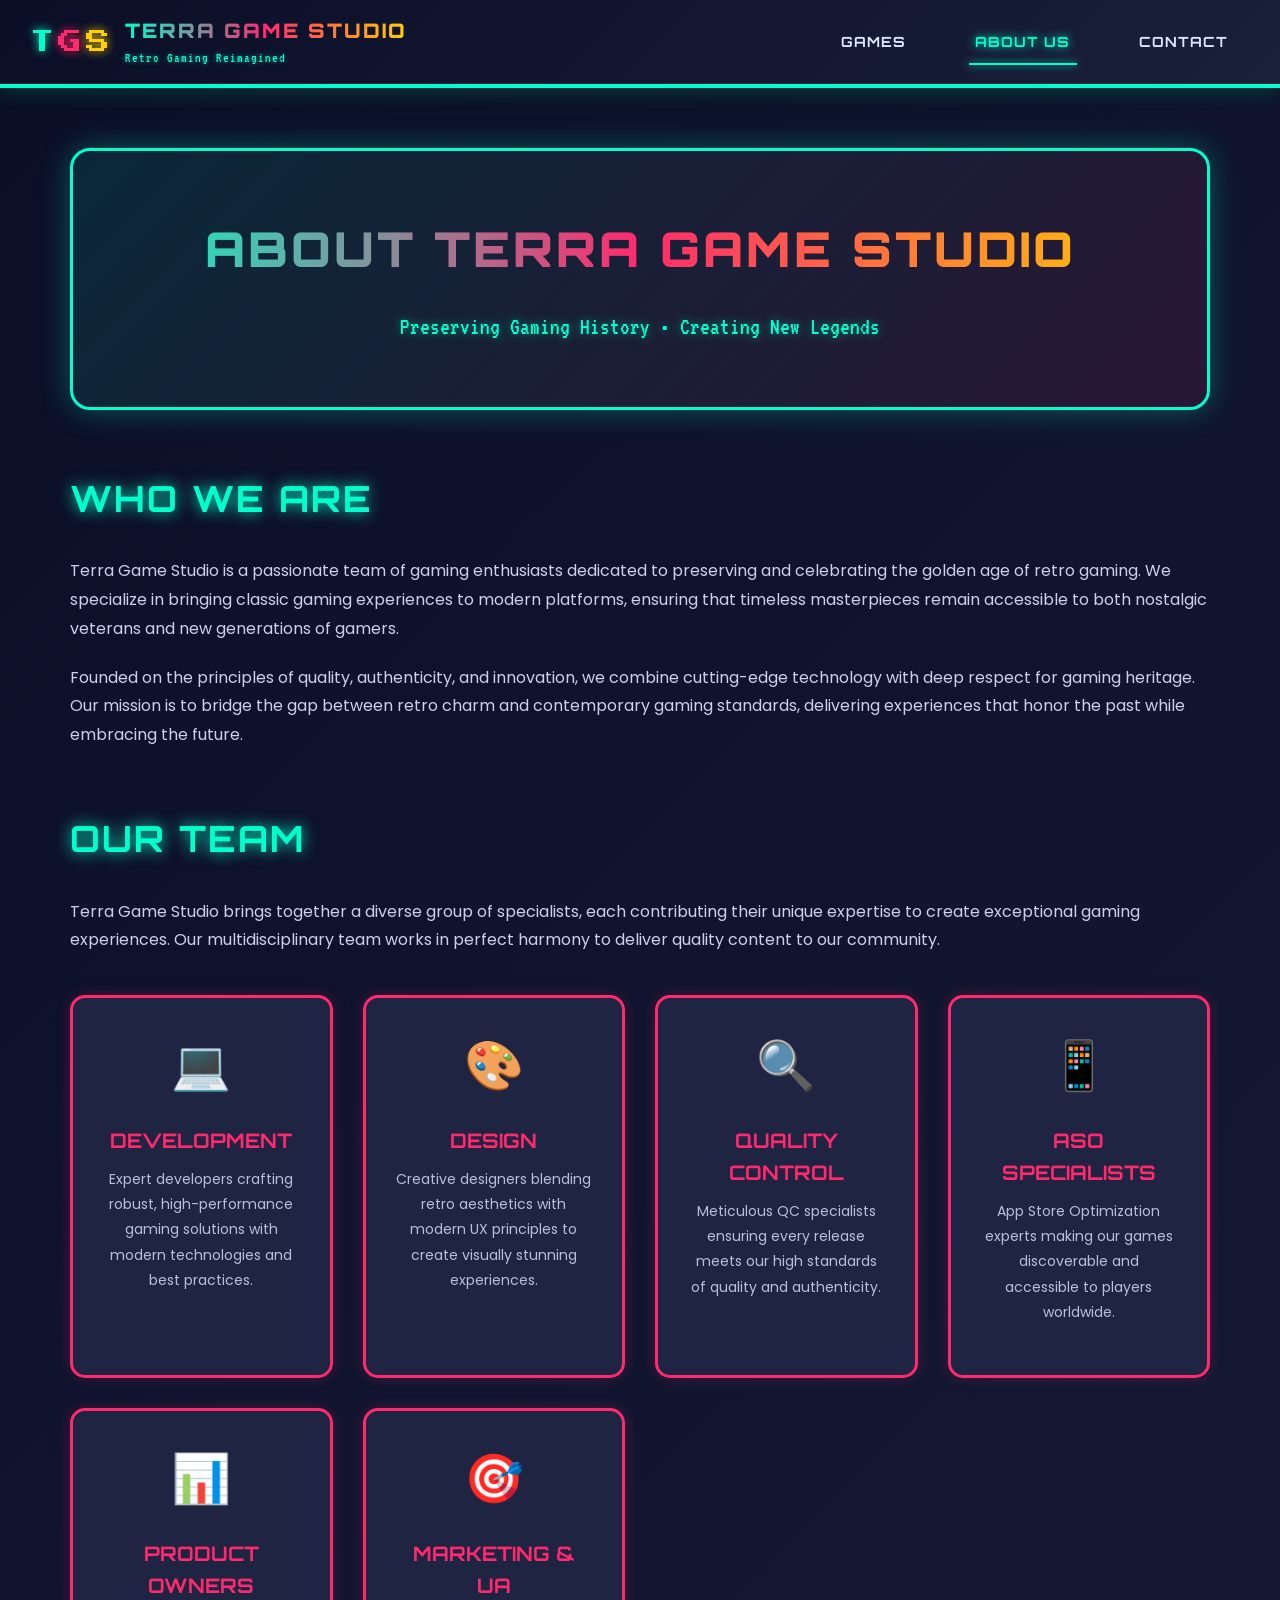
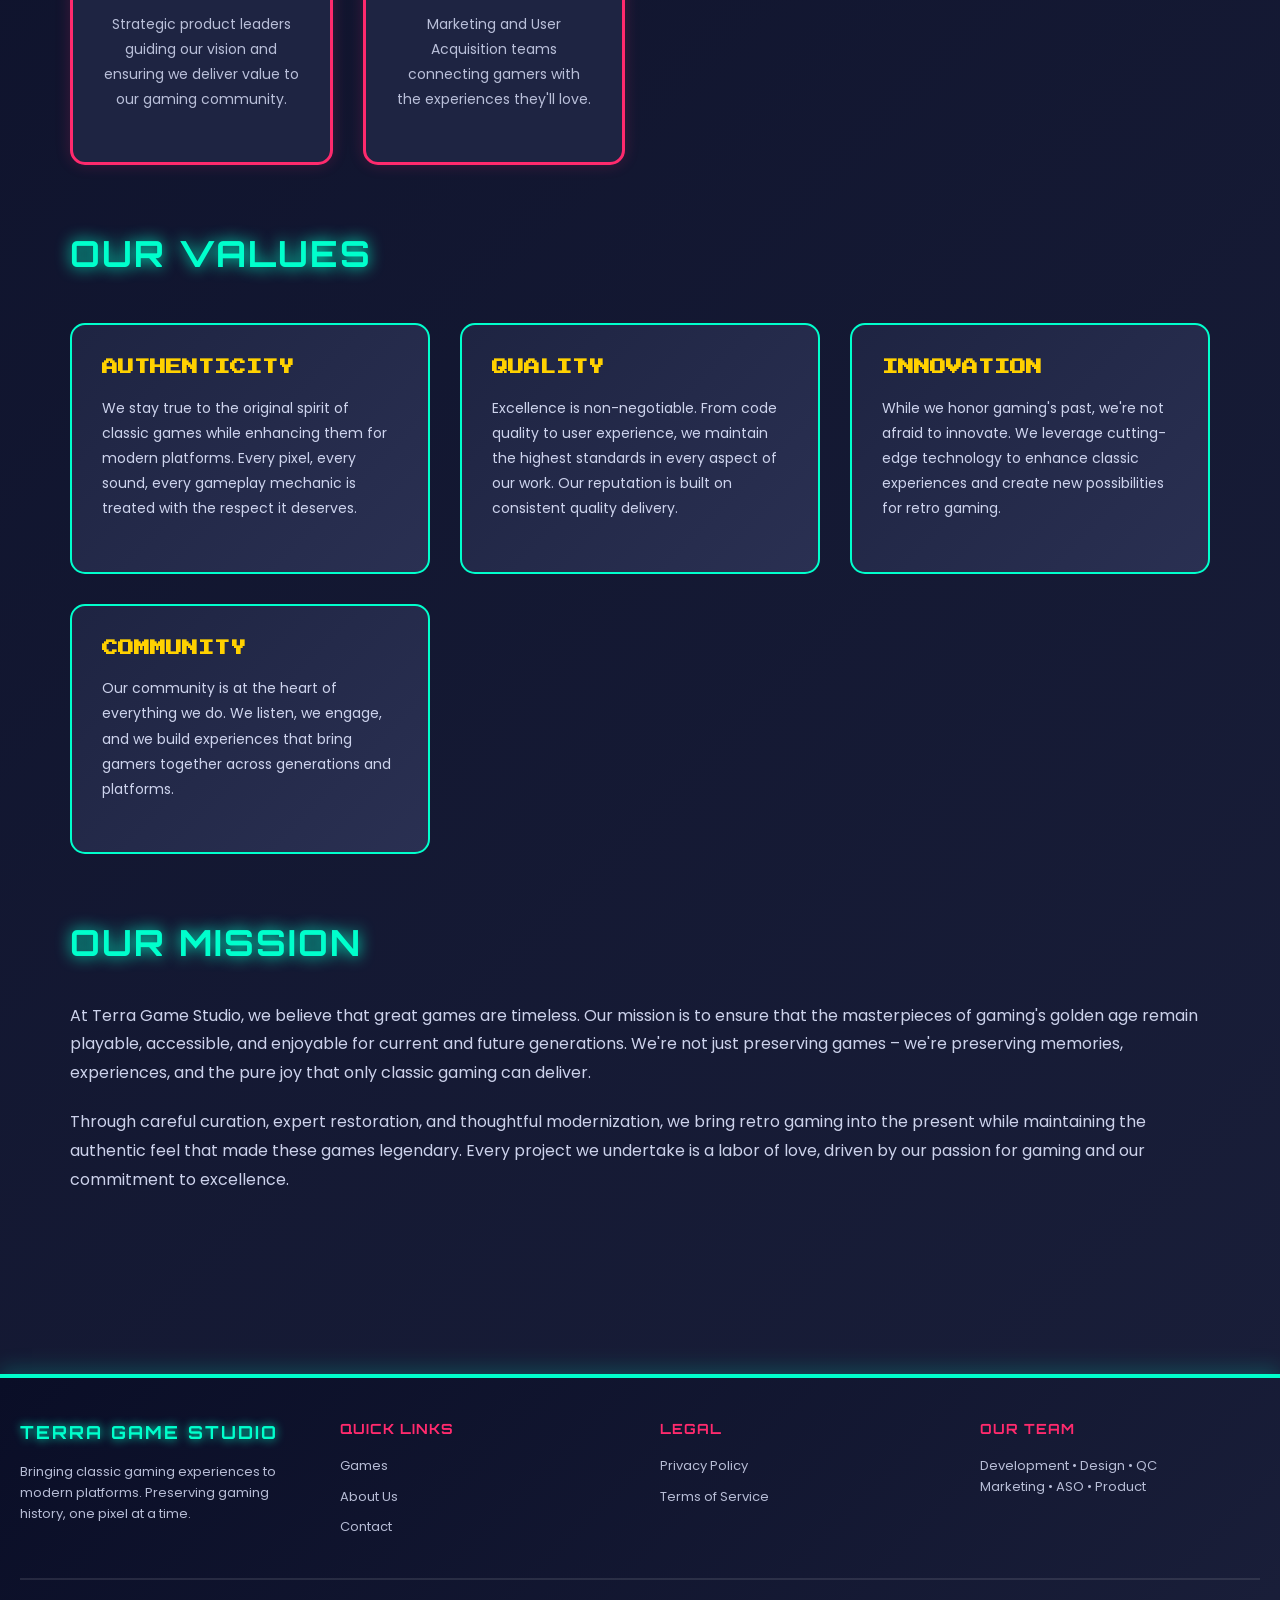
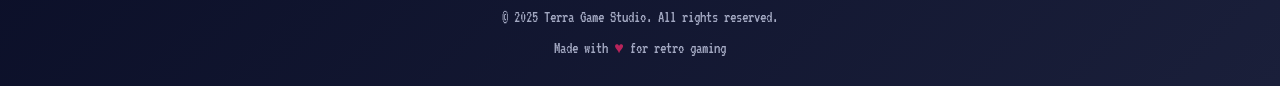
<file: about.html>
<!DOCTYPE html>
<html lang="en">
<head>
    <meta charset="UTF-8">
    <meta name="viewport" content="width=device-width, initial-scale=1.0">
    <meta http-equiv="Cache-Control" content="no-cache, no-store, must-revalidate">
    <meta http-equiv="Pragma" content="no-cache">
    <meta http-equiv="Expires" content="0">
    <title>About Us - Terra Game Studio</title>
    <link href="https://fonts.googleapis.com/css2?family=Roboto:wght@400;700&display=swap" rel="stylesheet">
    <link href="https://fonts.googleapis.com/css2?family=Lora:wght@400;700&family=Poppins:wght@400;600&display=swap" rel="stylesheet">
    <link href="https://fonts.googleapis.com/css2?family=Press+Start+2P&display=swap" rel="stylesheet">
    <link href="https://fonts.googleapis.com/css2?family=VT323&family=Orbitron:wght@400;700;900&display=swap" rel="stylesheet">
    <style>
        :root {
            /* Terra Game Studio Brand Colors - Retro Gaming Palette */
            --color-bg: #0a0e27;
            --color-bg-secondary: #1a1f3a;
            --color-text: #e0e6ff;
            --color-accent: #00ffcc;
            --color-accent2: #ff2a6d;
            --color-accent3: #ffd100;
            --color-card: #1e2442;
            --color-card-hover: #2a3052;
            --color-btn: #00ffcc;
            --color-btn-hover: #ff2a6d;
            --color-btn-text: #0a0e27;
            --color-btn-text-hover: #fff;
            --color-btn-glow: #00ffcc;
            --color-neon-green: #39ff14;
            --color-neon-pink: #ff10f0;
            --color-neon-blue: #1b03a3;
        }

        * {
            margin: 0;
            padding: 0;
            box-sizing: border-box;
        }

        body {
            font-family: 'Poppins', sans-serif;
            background: linear-gradient(135deg, #0a0e27 0%, #1a1f3a 100%);
            color: var(--color-text);
            min-height: 100vh;
            line-height: 1.6;
        }

        /* Header Styles */
        .main-header {
            background: linear-gradient(135deg, #0a0e27 0%, #1a1f3a 100%);
            border-bottom: 4px solid var(--color-accent);
            box-shadow: 0 0 20px rgba(0, 255, 204, 0.3), 0 4px 12px rgba(0, 0, 0, 0.5);
            position: sticky;
            top: 0;
            z-index: 2000;
            backdrop-filter: blur(10px);
        }

        .header-container {
            max-width: 1400px;
            margin: 0 auto;
            padding: 15px 30px;
            display: flex;
            align-items: center;
            justify-content: space-between;
            gap: 30px;
        }

        .logo-section {
            display: flex;
            align-items: center;
            gap: 15px;
        }

        .logo-pixel {
            display: flex;
            gap: 4px;
            font-family: 'Press Start 2P', monospace;
            font-size: 24px;
        }

        .logo-pixel .pixel-t {
            color: var(--color-accent);
            text-shadow: 0 0 10px var(--color-accent), 2px 2px 0 rgba(0, 0, 0, 0.8);
            animation: glow-pulse 2s ease-in-out infinite;
        }

        .logo-pixel .pixel-g {
            color: var(--color-accent2);
            text-shadow: 0 0 10px var(--color-accent2), 2px 2px 0 rgba(0, 0, 0, 0.8);
            animation: glow-pulse 2s ease-in-out infinite 0.3s;
        }

        .logo-pixel .pixel-s {
            color: var(--color-accent3);
            text-shadow: 0 0 10px var(--color-accent3), 2px 2px 0 rgba(0, 0, 0, 0.8);
            animation: glow-pulse 2s ease-in-out infinite 0.6s;
        }

        @keyframes glow-pulse {
            0%, 100% { opacity: 1; transform: scale(1); }
            50% { opacity: 0.8; transform: scale(1.05); }
        }

        .logo-text h1 {
            font-family: 'Orbitron', 'Press Start 2P', monospace;
            font-size: 20px;
            font-weight: 900;
            margin: 0;
            background: linear-gradient(90deg, var(--color-accent), var(--color-accent2), var(--color-accent3));
            -webkit-background-clip: text;
            -webkit-text-fill-color: transparent;
            background-clip: text;
            letter-spacing: 2px;
            text-transform: uppercase;
        }

        .logo-text .tagline {
            font-family: 'VT323', monospace;
            font-size: 14px;
            color: var(--color-accent);
            margin: 0;
            letter-spacing: 1px;
            text-shadow: 0 0 5px rgba(0, 255, 204, 0.5);
        }

        .main-nav {
            display: flex;
            gap: 25px;
            align-items: center;
        }

        .nav-link {
            font-family: 'Orbitron', sans-serif;
            font-size: 14px;
            font-weight: 700;
            color: var(--color-text);
            text-decoration: none;
            padding: 10px 20px;
            border: 2px solid transparent;
            border-radius: 8px;
            transition: all 0.3s ease;
            position: relative;
            text-transform: uppercase;
            letter-spacing: 1px;
        }

        .nav-link::before {
            content: '';
            position: absolute;
            bottom: -2px;
            left: 50%;
            width: 0;
            height: 2px;
            background: var(--color-accent);
            transform: translateX(-50%);
            transition: width 0.3s ease;
            box-shadow: 0 0 8px var(--color-accent);
        }

        .nav-link:hover,
        .nav-link.active {
            color: var(--color-accent);
            text-shadow: 0 0 10px var(--color-accent);
        }

        .nav-link:hover::before,
        .nav-link.active::before {
            width: 80%;
        }

        .mobile-menu-btn {
            display: none;
            flex-direction: column;
            gap: 5px;
            background: transparent;
            border: none;
            cursor: pointer;
            padding: 10px;
        }

        .mobile-menu-btn span {
            width: 30px;
            height: 3px;
            background: var(--color-accent);
            border-radius: 2px;
            transition: all 0.3s ease;
            box-shadow: 0 0 5px var(--color-accent);
        }

        .mobile-nav {
            display: none;
            background: linear-gradient(135deg, #1a1f3a 0%, #0a0e27 100%);
            border-bottom: 3px solid var(--color-accent2);
            padding: 15px;
            flex-direction: column;
            gap: 10px;
        }

        .mobile-nav.active {
            display: flex;
        }

        .mobile-nav-link {
            font-family: 'Orbitron', sans-serif;
            font-size: 16px;
            font-weight: 700;
            color: var(--color-text);
            text-decoration: none;
            padding: 15px 20px;
            border: 2px solid rgba(255, 255, 255, 0.1);
            border-radius: 8px;
            text-align: center;
            transition: all 0.3s ease;
            text-transform: uppercase;
        }

        .mobile-nav-link:hover,
        .mobile-nav-link.active {
            background: var(--color-accent);
            color: var(--color-btn-text);
            border-color: var(--color-accent);
            box-shadow: 0 0 15px var(--color-accent);
        }

        /* Main Content */
        .container {
            max-width: 1200px;
            margin: 0 auto;
            padding: 60px 30px;
        }

        .hero-section {
            text-align: center;
            padding: 60px 20px;
            background: linear-gradient(135deg, rgba(0, 255, 204, 0.1) 0%, rgba(255, 42, 109, 0.1) 100%);
            border-radius: 20px;
            border: 3px solid var(--color-accent);
            box-shadow: 0 0 30px rgba(0, 255, 204, 0.3);
            margin-bottom: 60px;
        }

        .hero-section h1 {
            font-family: 'Orbitron', monospace;
            font-size: 48px;
            font-weight: 900;
            background: linear-gradient(90deg, var(--color-accent), var(--color-accent2), var(--color-accent3));
            -webkit-background-clip: text;
            -webkit-text-fill-color: transparent;
            background-clip: text;
            margin-bottom: 20px;
            text-transform: uppercase;
            letter-spacing: 3px;
        }

        .hero-section p {
            font-family: 'VT323', monospace;
            font-size: 24px;
            color: var(--color-accent);
            text-shadow: 0 0 10px rgba(0, 255, 204, 0.5);
        }

        .section {
            margin-bottom: 60px;
        }

        .section h2 {
            font-family: 'Orbitron', monospace;
            font-size: 36px;
            color: var(--color-accent);
            margin-bottom: 30px;
            text-transform: uppercase;
            text-shadow: 0 0 15px var(--color-accent);
            letter-spacing: 2px;
        }

        .section p {
            font-size: 16px;
            line-height: 1.8;
            margin-bottom: 20px;
            color: var(--color-text);
            opacity: 0.9;
        }

        .team-grid {
            display: grid;
            grid-template-columns: repeat(auto-fit, minmax(250px, 1fr));
            gap: 30px;
            margin-top: 40px;
        }

        .team-card {
            background: var(--color-card);
            border: 3px solid var(--color-accent2);
            border-radius: 15px;
            padding: 30px;
            text-align: center;
            transition: all 0.3s ease;
            box-shadow: 0 0 15px rgba(255, 42, 109, 0.2);
        }

        .team-card:hover {
            transform: translateY(-10px);
            box-shadow: 0 0 30px rgba(255, 42, 109, 0.5);
            border-color: var(--color-accent);
        }

        .team-icon {
            font-size: 48px;
            margin-bottom: 20px;
        }

        .team-card h3 {
            font-family: 'Orbitron', monospace;
            font-size: 20px;
            color: var(--color-accent2);
            margin-bottom: 10px;
            text-transform: uppercase;
        }

        .team-card p {
            font-size: 14px;
            color: var(--color-text);
            opacity: 0.8;
        }

        .values-grid {
            display: grid;
            grid-template-columns: repeat(auto-fit, minmax(300px, 1fr));
            gap: 30px;
            margin-top: 40px;
        }

        .value-card {
            background: linear-gradient(135deg, var(--color-card) 0%, var(--color-card-hover) 100%);
            border: 2px solid var(--color-accent);
            border-radius: 15px;
            padding: 30px;
            transition: all 0.3s ease;
        }

        .value-card:hover {
            transform: translateY(-5px);
            box-shadow: 0 0 25px rgba(0, 255, 204, 0.4);
        }

        .value-card h3 {
            font-family: 'Press Start 2P', monospace;
            font-size: 16px;
            color: var(--color-accent3);
            margin-bottom: 15px;
        }

        .value-card p {
            font-size: 14px;
            opacity: 0.9;
        }

        /* Footer */
        .main-footer {
            background: linear-gradient(135deg, #0a0e27 0%, #1a1f3a 100%);
            border-top: 4px solid var(--color-accent);
            margin-top: 60px;
            padding: 40px 20px 20px;
            box-shadow: 0 -5px 20px rgba(0, 255, 204, 0.2);
        }

        .footer-container {
            max-width: 1400px;
            margin: 0 auto;
            display: grid;
            grid-template-columns: repeat(auto-fit, minmax(250px, 1fr));
            gap: 40px;
            padding-bottom: 30px;
            border-bottom: 2px solid rgba(255, 255, 255, 0.1);
        }

        .footer-section h3 {
            font-family: 'Orbitron', monospace;
            font-size: 18px;
            color: var(--color-accent);
            margin: 0 0 15px 0;
            text-shadow: 0 0 10px var(--color-accent);
            text-transform: uppercase;
            letter-spacing: 2px;
        }

        .footer-section h4 {
            font-family: 'Orbitron', sans-serif;
            font-size: 14px;
            color: var(--color-accent2);
            margin: 0 0 15px 0;
            text-transform: uppercase;
            letter-spacing: 1px;
        }

        .footer-section p {
            font-family: 'Poppins', sans-serif;
            font-size: 13px;
            color: var(--color-text);
            line-height: 1.6;
            margin: 0;
            opacity: 0.8;
        }

        .footer-section a {
            display: block;
            font-family: 'Poppins', sans-serif;
            font-size: 13px;
            color: var(--color-text);
            text-decoration: none;
            margin-bottom: 10px;
            transition: all 0.3s ease;
            opacity: 0.8;
        }

        .footer-section a:hover {
            color: var(--color-accent);
            padding-left: 10px;
            opacity: 1;
            text-shadow: 0 0 8px var(--color-accent);
        }

        .footer-bottom {
            max-width: 1400px;
            margin: 0 auto;
            padding-top: 20px;
            text-align: center;
        }

        .footer-bottom p {
            font-family: 'VT323', monospace;
            font-size: 16px;
            color: var(--color-text);
            margin: 5px 0;
            opacity: 0.7;
        }

        .pixel-love {
            color: var(--color-accent2);
        }

        .pixel-love .heart {
            color: var(--color-accent2);
            animation: heartbeat 1.5s ease-in-out infinite;
            display: inline-block;
        }

        @keyframes heartbeat {
            0%, 100% { transform: scale(1); }
            50% { transform: scale(1.2); }
        }

        /* Responsive */
        @media (max-width: 768px) {
            .header-container {
                padding: 15px 20px;
            }

            .logo-pixel {
                font-size: 18px;
            }

            .logo-text h1 {
                font-size: 14px;
            }

            .logo-text .tagline {
                font-size: 10px;
            }

            .main-nav {
                display: none;
            }

            .mobile-menu-btn {
                display: flex;
            }

            .hero-section h1 {
                font-size: 32px;
            }

            .hero-section p {
                font-size: 18px;
            }

            .section h2 {
                font-size: 28px;
            }

            .container {
                padding: 40px 20px;
            }

            .footer-container {
                grid-template-columns: 1fr;
            }
        }

        @media (max-width: 480px) {
            .hero-section h1 {
                font-size: 24px;
            }

            .hero-section p {
                font-size: 16px;
            }

            .section h2 {
                font-size: 22px;
            }

            .logo-text .tagline {
                display: none;
            }
        }
    </style>
</head>
<body>
    <!-- Header Navigation -->
    <header class="main-header">
        <div class="header-container">
            <div class="logo-section">
                <div class="logo-pixel">
                    <span class="pixel-t">T</span><span class="pixel-g">G</span><span class="pixel-s">S</span>
                </div>
                <div class="logo-text">
                    <h1>TERRA GAME STUDIO</h1>
                    <p class="tagline">Retro Gaming Reimagined</p>
                </div>
            </div>
            <nav class="main-nav">
                <a href="index.html" class="nav-link">Games</a>
                <a href="about.html" class="nav-link active">About Us</a>
                <a href="contact.html" class="nav-link">Contact</a>
            </nav>
            <button class="mobile-menu-btn" onclick="toggleMobileMenu()">
                <span></span>
                <span></span>
                <span></span>
            </button>
        </div>
    </header>

    <!-- Mobile Navigation -->
    <nav class="mobile-nav" id="mobile-nav">
        <a href="index.html" class="mobile-nav-link">Games</a>
        <a href="about.html" class="mobile-nav-link active">About Us</a>
        <a href="contact.html" class="mobile-nav-link">Contact</a>
    </nav>

    <!-- Main Content -->
    <div class="container">
        <div class="hero-section">
            <h1>ABOUT TERRA GAME STUDIO</h1>
            <p>Preserving Gaming History • Creating New Legends</p>
        </div>

        <div class="section">
            <h2>WHO WE ARE</h2>
            <p>
                Terra Game Studio is a passionate team of gaming enthusiasts dedicated to preserving and celebrating the golden age of retro gaming.
                We specialize in bringing classic gaming experiences to modern platforms, ensuring that timeless masterpieces remain accessible
                to both nostalgic veterans and new generations of gamers.
            </p>
            <p>
                Founded on the principles of quality, authenticity, and innovation, we combine cutting-edge technology with deep respect for
                gaming heritage. Our mission is to bridge the gap between retro charm and contemporary gaming standards, delivering experiences
                that honor the past while embracing the future.
            </p>
        </div>

        <div class="section">
            <h2>OUR TEAM</h2>
            <p>
                Terra Game Studio brings together a diverse group of specialists, each contributing their unique expertise to create
                exceptional gaming experiences. Our multidisciplinary team works in perfect harmony to deliver quality content to our community.
            </p>
            <div class="team-grid">
                <div class="team-card">
                    <div class="team-icon">💻</div>
                    <h3>Development</h3>
                    <p>Expert developers crafting robust, high-performance gaming solutions with modern technologies and best practices.</p>
                </div>
                <div class="team-card">
                    <div class="team-icon">🎨</div>
                    <h3>Design</h3>
                    <p>Creative designers blending retro aesthetics with modern UX principles to create visually stunning experiences.</p>
                </div>
                <div class="team-card">
                    <div class="team-icon">🔍</div>
                    <h3>Quality Control</h3>
                    <p>Meticulous QC specialists ensuring every release meets our high standards of quality and authenticity.</p>
                </div>
                <div class="team-card">
                    <div class="team-icon">📱</div>
                    <h3>ASO Specialists</h3>
                    <p>App Store Optimization experts making our games discoverable and accessible to players worldwide.</p>
                </div>
                <div class="team-card">
                    <div class="team-icon">📊</div>
                    <h3>Product Owners</h3>
                    <p>Strategic product leaders guiding our vision and ensuring we deliver value to our gaming community.</p>
                </div>
                <div class="team-card">
                    <div class="team-icon">🎯</div>
                    <h3>Marketing & UA</h3>
                    <p>Marketing and User Acquisition teams connecting gamers with the experiences they'll love.</p>
                </div>
            </div>
        </div>

        <div class="section">
            <h2>OUR VALUES</h2>
            <div class="values-grid">
                <div class="value-card">
                    <h3>AUTHENTICITY</h3>
                    <p>
                        We stay true to the original spirit of classic games while enhancing them for modern platforms.
                        Every pixel, every sound, every gameplay mechanic is treated with the respect it deserves.
                    </p>
                </div>
                <div class="value-card">
                    <h3>QUALITY</h3>
                    <p>
                        Excellence is non-negotiable. From code quality to user experience, we maintain the highest standards
                        in every aspect of our work. Our reputation is built on consistent quality delivery.
                    </p>
                </div>
                <div class="value-card">
                    <h3>INNOVATION</h3>
                    <p>
                        While we honor gaming's past, we're not afraid to innovate. We leverage cutting-edge technology
                        to enhance classic experiences and create new possibilities for retro gaming.
                    </p>
                </div>
                <div class="value-card">
                    <h3>COMMUNITY</h3>
                    <p>
                        Our community is at the heart of everything we do. We listen, we engage, and we build
                        experiences that bring gamers together across generations and platforms.
                    </p>
                </div>
            </div>
        </div>

        <div class="section">
            <h2>OUR MISSION</h2>
            <p>
                At Terra Game Studio, we believe that great games are timeless. Our mission is to ensure that the masterpieces
                of gaming's golden age remain playable, accessible, and enjoyable for current and future generations. We're not
                just preserving games – we're preserving memories, experiences, and the pure joy that only classic gaming can deliver.
            </p>
            <p>
                Through careful curation, expert restoration, and thoughtful modernization, we bring retro gaming into the present
                while maintaining the authentic feel that made these games legendary. Every project we undertake is a labor of love,
                driven by our passion for gaming and our commitment to excellence.
            </p>
        </div>
    </div>

    <!-- Footer -->
    <footer class="main-footer">
        <div class="footer-container">
            <div class="footer-section">
                <h3>TERRA GAME STUDIO</h3>
                <p>Bringing classic gaming experiences to modern platforms. Preserving gaming history, one pixel at a time.</p>
            </div>
            <div class="footer-section">
                <h4>Quick Links</h4>
                <a href="index.html">Games</a>
                <a href="about.html">About Us</a>
                <a href="contact.html">Contact</a>
            </div>
            <div class="footer-section">
                <h4>Legal</h4>
                <a href="privacy.html">Privacy Policy</a>
                <a href="terms.html">Terms of Service</a>
            </div>
            <div class="footer-section">
                <h4>Our Team</h4>
                <p>Development • Design • QC<br>Marketing • ASO • Product</p>
            </div>
        </div>
        <div class="footer-bottom">
            <p>&copy; 2025 Terra Game Studio. All rights reserved.</p>
            <p class="pixel-love">Made with <span class="heart">♥</span> for retro gaming</p>
        </div>
    </footer>

    <script>
        function toggleMobileMenu() {
            const mobileNav = document.getElementById('mobile-nav');
            mobileNav.classList.toggle('active');
        }
    </script>
</body>
</html>
</file>
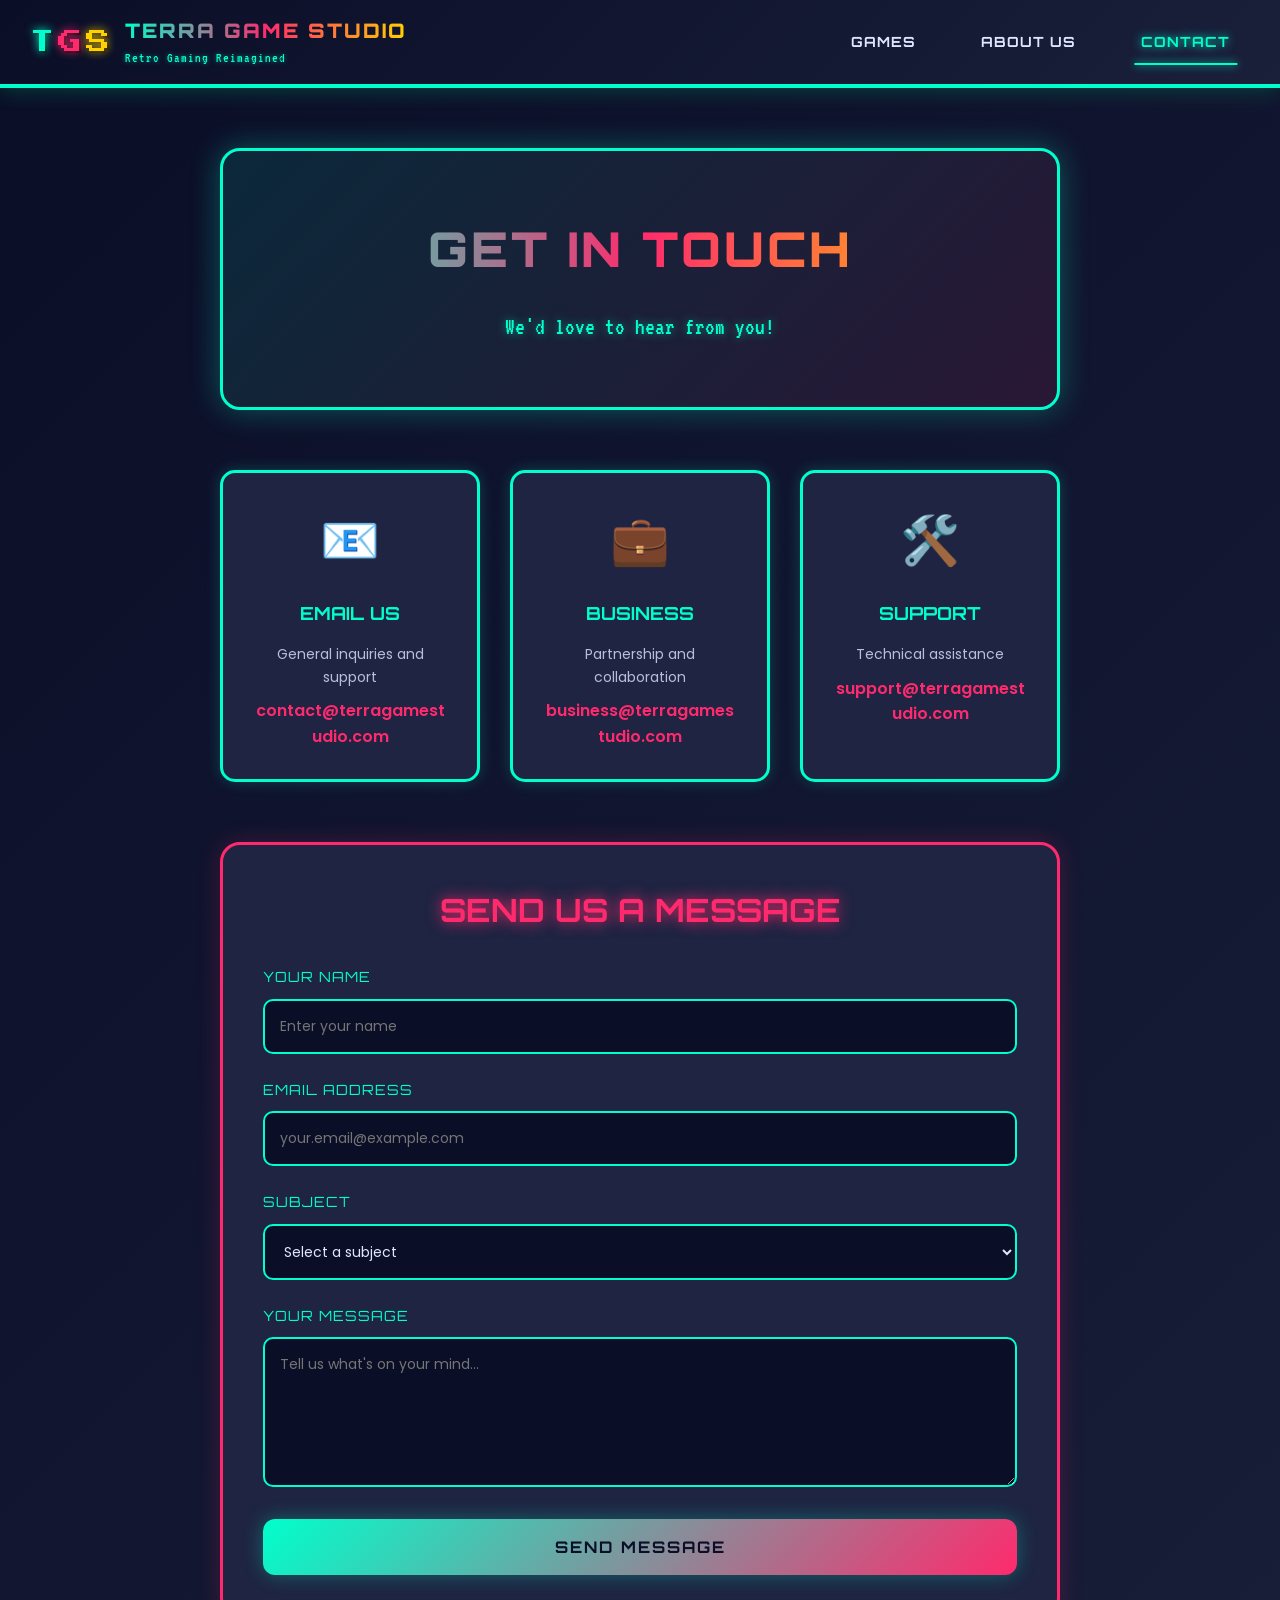
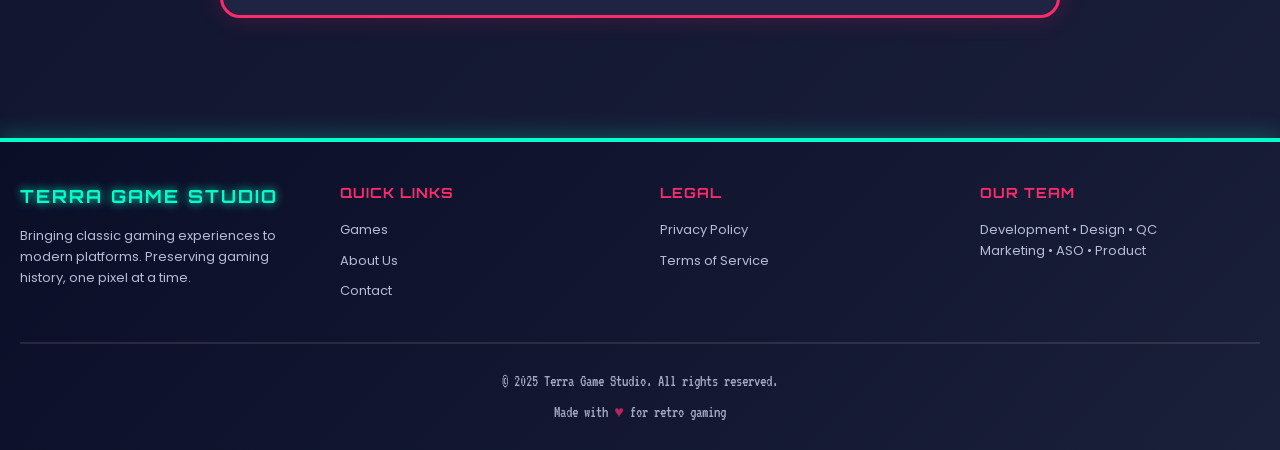
<file: contact.html>
<!DOCTYPE html>
<html lang="en">
<head>
    <meta charset="UTF-8">
    <meta name="viewport" content="width=device-width, initial-scale=1.0">
    <meta http-equiv="Cache-Control" content="no-cache, no-store, must-revalidate">
    <meta http-equiv="Pragma" content="no-cache">
    <meta http-equiv="Expires" content="0">
    <title>Contact Us - Terra Game Studio</title>
    <link href="https://fonts.googleapis.com/css2?family=Roboto:wght@400;700&display=swap" rel="stylesheet">
    <link href="https://fonts.googleapis.com/css2?family=Lora:wght@400;700&family=Poppins:wght@400;600&display=swap" rel="stylesheet">
    <link href="https://fonts.googleapis.com/css2?family=Press+Start+2P&display=swap" rel="stylesheet">
    <link href="https://fonts.googleapis.com/css2?family=VT323&family=Orbitron:wght@400;700;900&display=swap" rel="stylesheet">
    <style>
        :root {
            --color-bg: #0a0e27;
            --color-bg-secondary: #1a1f3a;
            --color-text: #e0e6ff;
            --color-accent: #00ffcc;
            --color-accent2: #ff2a6d;
            --color-accent3: #ffd100;
            --color-card: #1e2442;
            --color-card-hover: #2a3052;
            --color-btn: #00ffcc;
            --color-btn-hover: #ff2a6d;
            --color-btn-text: #0a0e27;
            --color-btn-text-hover: #fff;
        }

        * {
            margin: 0;
            padding: 0;
            box-sizing: border-box;
        }

        body {
            font-family: 'Poppins', sans-serif;
            background: linear-gradient(135deg, #0a0e27 0%, #1a1f3a 100%);
            color: var(--color-text);
            min-height: 100vh;
            line-height: 1.6;
        }

        /* Header Styles */
        .main-header {
            background: linear-gradient(135deg, #0a0e27 0%, #1a1f3a 100%);
            border-bottom: 4px solid var(--color-accent);
            box-shadow: 0 0 20px rgba(0, 255, 204, 0.3), 0 4px 12px rgba(0, 0, 0, 0.5);
            position: sticky;
            top: 0;
            z-index: 2000;
            backdrop-filter: blur(10px);
        }

        .header-container {
            max-width: 1400px;
            margin: 0 auto;
            padding: 15px 30px;
            display: flex;
            align-items: center;
            justify-content: space-between;
            gap: 30px;
        }

        .logo-section {
            display: flex;
            align-items: center;
            gap: 15px;
        }

        .logo-pixel {
            display: flex;
            gap: 4px;
            font-family: 'Press Start 2P', monospace;
            font-size: 24px;
        }

        .logo-pixel .pixel-t {
            color: var(--color-accent);
            text-shadow: 0 0 10px var(--color-accent), 2px 2px 0 rgba(0, 0, 0, 0.8);
            animation: glow-pulse 2s ease-in-out infinite;
        }

        .logo-pixel .pixel-g {
            color: var(--color-accent2);
            text-shadow: 0 0 10px var(--color-accent2), 2px 2px 0 rgba(0, 0, 0, 0.8);
            animation: glow-pulse 2s ease-in-out infinite 0.3s;
        }

        .logo-pixel .pixel-s {
            color: var(--color-accent3);
            text-shadow: 0 0 10px var(--color-accent3), 2px 2px 0 rgba(0, 0, 0, 0.8);
            animation: glow-pulse 2s ease-in-out infinite 0.6s;
        }

        @keyframes glow-pulse {
            0%, 100% { opacity: 1; transform: scale(1); }
            50% { opacity: 0.8; transform: scale(1.05); }
        }

        .logo-text h1 {
            font-family: 'Orbitron', 'Press Start 2P', monospace;
            font-size: 20px;
            font-weight: 900;
            margin: 0;
            background: linear-gradient(90deg, var(--color-accent), var(--color-accent2), var(--color-accent3));
            -webkit-background-clip: text;
            -webkit-text-fill-color: transparent;
            background-clip: text;
            letter-spacing: 2px;
            text-transform: uppercase;
        }

        .logo-text .tagline {
            font-family: 'VT323', monospace;
            font-size: 14px;
            color: var(--color-accent);
            margin: 0;
            letter-spacing: 1px;
            text-shadow: 0 0 5px rgba(0, 255, 204, 0.5);
        }

        .main-nav {
            display: flex;
            gap: 25px;
            align-items: center;
        }

        .nav-link {
            font-family: 'Orbitron', sans-serif;
            font-size: 14px;
            font-weight: 700;
            color: var(--color-text);
            text-decoration: none;
            padding: 10px 20px;
            transition: all 0.3s ease;
            position: relative;
            text-transform: uppercase;
            letter-spacing: 1px;
        }

        .nav-link::before {
            content: '';
            position: absolute;
            bottom: -2px;
            left: 50%;
            width: 0;
            height: 2px;
            background: var(--color-accent);
            transform: translateX(-50%);
            transition: width 0.3s ease;
            box-shadow: 0 0 8px var(--color-accent);
        }

        .nav-link:hover,
        .nav-link.active {
            color: var(--color-accent);
            text-shadow: 0 0 10px var(--color-accent);
        }

        .nav-link:hover::before,
        .nav-link.active::before {
            width: 80%;
        }

        .mobile-menu-btn {
            display: none;
            flex-direction: column;
            gap: 5px;
            background: transparent;
            border: none;
            cursor: pointer;
            padding: 10px;
        }

        .mobile-menu-btn span {
            width: 30px;
            height: 3px;
            background: var(--color-accent);
            border-radius: 2px;
            transition: all 0.3s ease;
            box-shadow: 0 0 5px var(--color-accent);
        }

        .mobile-nav {
            display: none;
            background: linear-gradient(135deg, #1a1f3a 0%, #0a0e27 100%);
            border-bottom: 3px solid var(--color-accent2);
            padding: 15px;
            flex-direction: column;
            gap: 10px;
        }

        .mobile-nav.active {
            display: flex;
        }

        .mobile-nav-link {
            font-family: 'Orbitron', sans-serif;
            font-size: 16px;
            font-weight: 700;
            color: var(--color-text);
            text-decoration: none;
            padding: 15px 20px;
            border: 2px solid rgba(255, 255, 255, 0.1);
            border-radius: 8px;
            text-align: center;
            transition: all 0.3s ease;
            text-transform: uppercase;
        }

        .mobile-nav-link:hover,
        .mobile-nav-link.active {
            background: var(--color-accent);
            color: var(--color-btn-text);
            border-color: var(--color-accent);
            box-shadow: 0 0 15px var(--color-accent);
        }

        /* Main Content */
        .container {
            max-width: 900px;
            margin: 0 auto;
            padding: 60px 30px;
        }

        .hero-section {
            text-align: center;
            padding: 60px 20px;
            background: linear-gradient(135deg, rgba(0, 255, 204, 0.1) 0%, rgba(255, 42, 109, 0.1) 100%);
            border-radius: 20px;
            border: 3px solid var(--color-accent);
            box-shadow: 0 0 30px rgba(0, 255, 204, 0.3);
            margin-bottom: 60px;
        }

        .hero-section h1 {
            font-family: 'Orbitron', monospace;
            font-size: 48px;
            font-weight: 900;
            background: linear-gradient(90deg, var(--color-accent), var(--color-accent2), var(--color-accent3));
            -webkit-background-clip: text;
            -webkit-text-fill-color: transparent;
            background-clip: text;
            margin-bottom: 20px;
            text-transform: uppercase;
            letter-spacing: 3px;
        }

        .hero-section p {
            font-family: 'VT323', monospace;
            font-size: 24px;
            color: var(--color-accent);
            text-shadow: 0 0 10px rgba(0, 255, 204, 0.5);
        }

        .contact-grid {
            display: grid;
            grid-template-columns: repeat(auto-fit, minmax(250px, 1fr));
            gap: 30px;
            margin-bottom: 60px;
        }

        .contact-card {
            background: var(--color-card);
            border: 3px solid var(--color-accent);
            border-radius: 15px;
            padding: 30px;
            text-align: center;
            transition: all 0.3s ease;
            box-shadow: 0 0 15px rgba(0, 255, 204, 0.2);
        }

        .contact-card:hover {
            transform: translateY(-10px);
            box-shadow: 0 0 30px rgba(0, 255, 204, 0.5);
            border-color: var(--color-accent2);
        }

        .contact-icon {
            font-size: 48px;
            margin-bottom: 20px;
        }

        .contact-card h3 {
            font-family: 'Orbitron', monospace;
            font-size: 18px;
            color: var(--color-accent);
            margin-bottom: 15px;
            text-transform: uppercase;
        }

        .contact-card p {
            font-size: 14px;
            color: var(--color-text);
            opacity: 0.8;
            margin-bottom: 10px;
        }

        .contact-card a {
            color: var(--color-accent2);
            text-decoration: none;
            font-weight: 600;
            transition: all 0.3s ease;
            word-break: break-all;
            display: inline-block;
            max-width: 100%;
        }

        .contact-card a:hover {
            color: var(--color-accent);
            text-shadow: 0 0 10px var(--color-accent);
        }

        .contact-form {
            background: var(--color-card);
            border: 3px solid var(--color-accent2);
            border-radius: 20px;
            padding: 40px;
            box-shadow: 0 0 25px rgba(255, 42, 109, 0.2);
        }

        .contact-form h2 {
            font-family: 'Orbitron', monospace;
            font-size: 32px;
            color: var(--color-accent2);
            margin-bottom: 30px;
            text-transform: uppercase;
            text-shadow: 0 0 15px var(--color-accent2);
            text-align: center;
        }

        .form-group {
            margin-bottom: 25px;
        }

        .form-group label {
            display: block;
            font-family: 'Orbitron', sans-serif;
            font-size: 14px;
            color: var(--color-accent);
            margin-bottom: 10px;
            text-transform: uppercase;
            letter-spacing: 1px;
        }

        .form-group input,
        .form-group textarea,
        .form-group select {
            width: 100%;
            padding: 15px;
            background: var(--color-bg);
            border: 2px solid var(--color-accent);
            border-radius: 10px;
            color: var(--color-text);
            font-family: 'Poppins', sans-serif;
            font-size: 14px;
            transition: all 0.3s ease;
        }

        .form-group input:focus,
        .form-group textarea:focus,
        .form-group select:focus {
            outline: none;
            border-color: var(--color-accent2);
            box-shadow: 0 0 15px rgba(255, 42, 109, 0.4);
        }

        .form-group textarea {
            resize: vertical;
            min-height: 150px;
        }

        .submit-btn {
            width: 100%;
            padding: 18px;
            background: linear-gradient(135deg, var(--color-accent), var(--color-accent2));
            border: none;
            border-radius: 12px;
            color: var(--color-btn-text);
            font-family: 'Orbitron', sans-serif;
            font-size: 16px;
            font-weight: 700;
            text-transform: uppercase;
            cursor: pointer;
            transition: all 0.3s ease;
            box-shadow: 0 0 20px rgba(0, 255, 204, 0.3);
            letter-spacing: 2px;
        }

        .submit-btn:hover {
            transform: translateY(-3px);
            box-shadow: 0 0 30px rgba(255, 42, 109, 0.6);
        }

        .submit-btn:active {
            transform: translateY(0);
        }

        /* Footer */
        .main-footer {
            background: linear-gradient(135deg, #0a0e27 0%, #1a1f3a 100%);
            border-top: 4px solid var(--color-accent);
            margin-top: 60px;
            padding: 40px 20px 20px;
            box-shadow: 0 -5px 20px rgba(0, 255, 204, 0.2);
        }

        .footer-container {
            max-width: 1400px;
            margin: 0 auto;
            display: grid;
            grid-template-columns: repeat(auto-fit, minmax(250px, 1fr));
            gap: 40px;
            padding-bottom: 30px;
            border-bottom: 2px solid rgba(255, 255, 255, 0.1);
        }

        .footer-section h3 {
            font-family: 'Orbitron', monospace;
            font-size: 18px;
            color: var(--color-accent);
            margin: 0 0 15px 0;
            text-shadow: 0 0 10px var(--color-accent);
            text-transform: uppercase;
            letter-spacing: 2px;
        }

        .footer-section h4 {
            font-family: 'Orbitron', sans-serif;
            font-size: 14px;
            color: var(--color-accent2);
            margin: 0 0 15px 0;
            text-transform: uppercase;
            letter-spacing: 1px;
        }

        .footer-section p {
            font-family: 'Poppins', sans-serif;
            font-size: 13px;
            color: var(--color-text);
            line-height: 1.6;
            margin: 0;
            opacity: 0.8;
        }

        .footer-section a {
            display: block;
            font-family: 'Poppins', sans-serif;
            font-size: 13px;
            color: var(--color-text);
            text-decoration: none;
            margin-bottom: 10px;
            transition: all 0.3s ease;
            opacity: 0.8;
        }

        .footer-section a:hover {
            color: var(--color-accent);
            padding-left: 10px;
            opacity: 1;
            text-shadow: 0 0 8px var(--color-accent);
        }

        .footer-bottom {
            max-width: 1400px;
            margin: 0 auto;
            padding-top: 20px;
            text-align: center;
        }

        .footer-bottom p {
            font-family: 'VT323', monospace;
            font-size: 16px;
            color: var(--color-text);
            margin: 5px 0;
            opacity: 0.7;
        }

        .pixel-love {
            color: var(--color-accent2);
        }

        .pixel-love .heart {
            color: var(--color-accent2);
            animation: heartbeat 1.5s ease-in-out infinite;
            display: inline-block;
        }

        @keyframes heartbeat {
            0%, 100% { transform: scale(1); }
            50% { transform: scale(1.2); }
        }

        /* Responsive */
        @media (max-width: 768px) {
            .header-container {
                padding: 15px 20px;
            }

            .logo-pixel {
                font-size: 18px;
            }

            .logo-text h1 {
                font-size: 14px;
            }

            .logo-text .tagline {
                font-size: 10px;
            }

            .main-nav {
                display: none;
            }

            .mobile-menu-btn {
                display: flex;
            }

            .hero-section h1 {
                font-size: 32px;
            }

            .hero-section p {
                font-size: 18px;
            }

            .container {
                padding: 40px 20px;
            }

            .contact-form {
                padding: 30px 20px;
            }

            .contact-grid {
                grid-template-columns: 1fr;
                gap: 20px;
            }

            .contact-card {
                padding: 25px 20px;
            }

            .contact-card a {
                font-size: 13px;
                word-break: break-word;
            }

            .footer-container {
                grid-template-columns: 1fr;
            }
        }

        @media (max-width: 480px) {
            .hero-section h1 {
                font-size: 24px;
            }

            .hero-section p {
                font-size: 16px;
            }

            .contact-form h2 {
                font-size: 24px;
            }

            .contact-card {
                padding: 20px 15px;
            }

            .contact-card h3 {
                font-size: 16px;
            }

            .contact-card a {
                font-size: 11px;
                word-break: break-all;
                line-height: 1.5;
            }

            .logo-text .tagline {
                display: none;
            }
        }
    </style>
</head>
<body>
    <!-- Header Navigation -->
    <header class="main-header">
        <div class="header-container">
            <div class="logo-section">
                <div class="logo-pixel">
                    <span class="pixel-t">T</span><span class="pixel-g">G</span><span class="pixel-s">S</span>
                </div>
                <div class="logo-text">
                    <h1>TERRA GAME STUDIO</h1>
                    <p class="tagline">Retro Gaming Reimagined</p>
                </div>
            </div>
            <nav class="main-nav">
                <a href="index.html" class="nav-link">Games</a>
                <a href="about.html" class="nav-link">About Us</a>
                <a href="contact.html" class="nav-link active">Contact</a>
            </nav>
            <button class="mobile-menu-btn" onclick="toggleMobileMenu()">
                <span></span>
                <span></span>
                <span></span>
            </button>
        </div>
    </header>

    <!-- Mobile Navigation -->
    <nav class="mobile-nav" id="mobile-nav">
        <a href="index.html" class="mobile-nav-link">Games</a>
        <a href="about.html" class="mobile-nav-link">About Us</a>
        <a href="contact.html" class="mobile-nav-link active">Contact</a>
    </nav>

    <!-- Main Content -->
    <div class="container">
        <div class="hero-section">
            <h1>GET IN TOUCH</h1>
            <p>We'd love to hear from you!</p>
        </div>

        <div class="contact-grid">
            <div class="contact-card">
                <div class="contact-icon">📧</div>
                <h3>Email Us</h3>
                <p>General inquiries and support</p>
                <a href="mailto:contact@terragamestudio.com">contact@terragamestudio.com</a>
            </div>
            <div class="contact-card">
                <div class="contact-icon">💼</div>
                <h3>Business</h3>
                <p>Partnership and collaboration</p>
                <a href="mailto:business@terragamestudio.com">business@terragamestudio.com</a>
            </div>
            <div class="contact-card">
                <div class="contact-icon">🛠️</div>
                <h3>Support</h3>
                <p>Technical assistance</p>
                <a href="mailto:support@terragamestudio.com">support@terragamestudio.com</a>
            </div>
        </div>

        <div class="contact-form">
            <h2>Send us a message</h2>
            <form id="contactForm">
                <div class="form-group">
                    <label for="name">Your Name</label>
                    <input type="text" id="name" name="name" required placeholder="Enter your name">
                </div>
                <div class="form-group">
                    <label for="email">Email Address</label>
                    <input type="email" id="email" name="email" required placeholder="your.email@example.com">
                </div>
                <div class="form-group">
                    <label for="subject">Subject</label>
                    <select id="subject" name="subject" required>
                        <option value="">Select a subject</option>
                        <option value="general">General Inquiry</option>
                        <option value="support">Technical Support</option>
                        <option value="business">Business/Partnership</option>
                        <option value="feedback">Feedback</option>
                        <option value="other">Other</option>
                    </select>
                </div>
                <div class="form-group">
                    <label for="message">Your Message</label>
                    <textarea id="message" name="message" required placeholder="Tell us what's on your mind..."></textarea>
                </div>
                <button type="submit" class="submit-btn">Send Message</button>
            </form>
        </div>
    </div>

    <!-- Footer -->
    <footer class="main-footer">
        <div class="footer-container">
            <div class="footer-section">
                <h3>TERRA GAME STUDIO</h3>
                <p>Bringing classic gaming experiences to modern platforms. Preserving gaming history, one pixel at a time.</p>
            </div>
            <div class="footer-section">
                <h4>Quick Links</h4>
                <a href="index.html">Games</a>
                <a href="about.html">About Us</a>
                <a href="contact.html">Contact</a>
            </div>
            <div class="footer-section">
                <h4>Legal</h4>
                <a href="privacy.html">Privacy Policy</a>
                <a href="terms.html">Terms of Service</a>
            </div>
            <div class="footer-section">
                <h4>Our Team</h4>
                <p>Development • Design • QC<br>Marketing • ASO • Product</p>
            </div>
        </div>
        <div class="footer-bottom">
            <p>&copy; 2025 Terra Game Studio. All rights reserved.</p>
            <p class="pixel-love">Made with <span class="heart">♥</span> for retro gaming</p>
        </div>
    </footer>

    <script>
        function toggleMobileMenu() {
            const mobileNav = document.getElementById('mobile-nav');
            mobileNav.classList.toggle('active');
        }

        document.getElementById('contactForm').addEventListener('submit', function(e) {
            e.preventDefault();
            alert('Thank you for your message! We will get back to you soon.');
            this.reset();
        });
    </script>
</body>
</html>
</file>
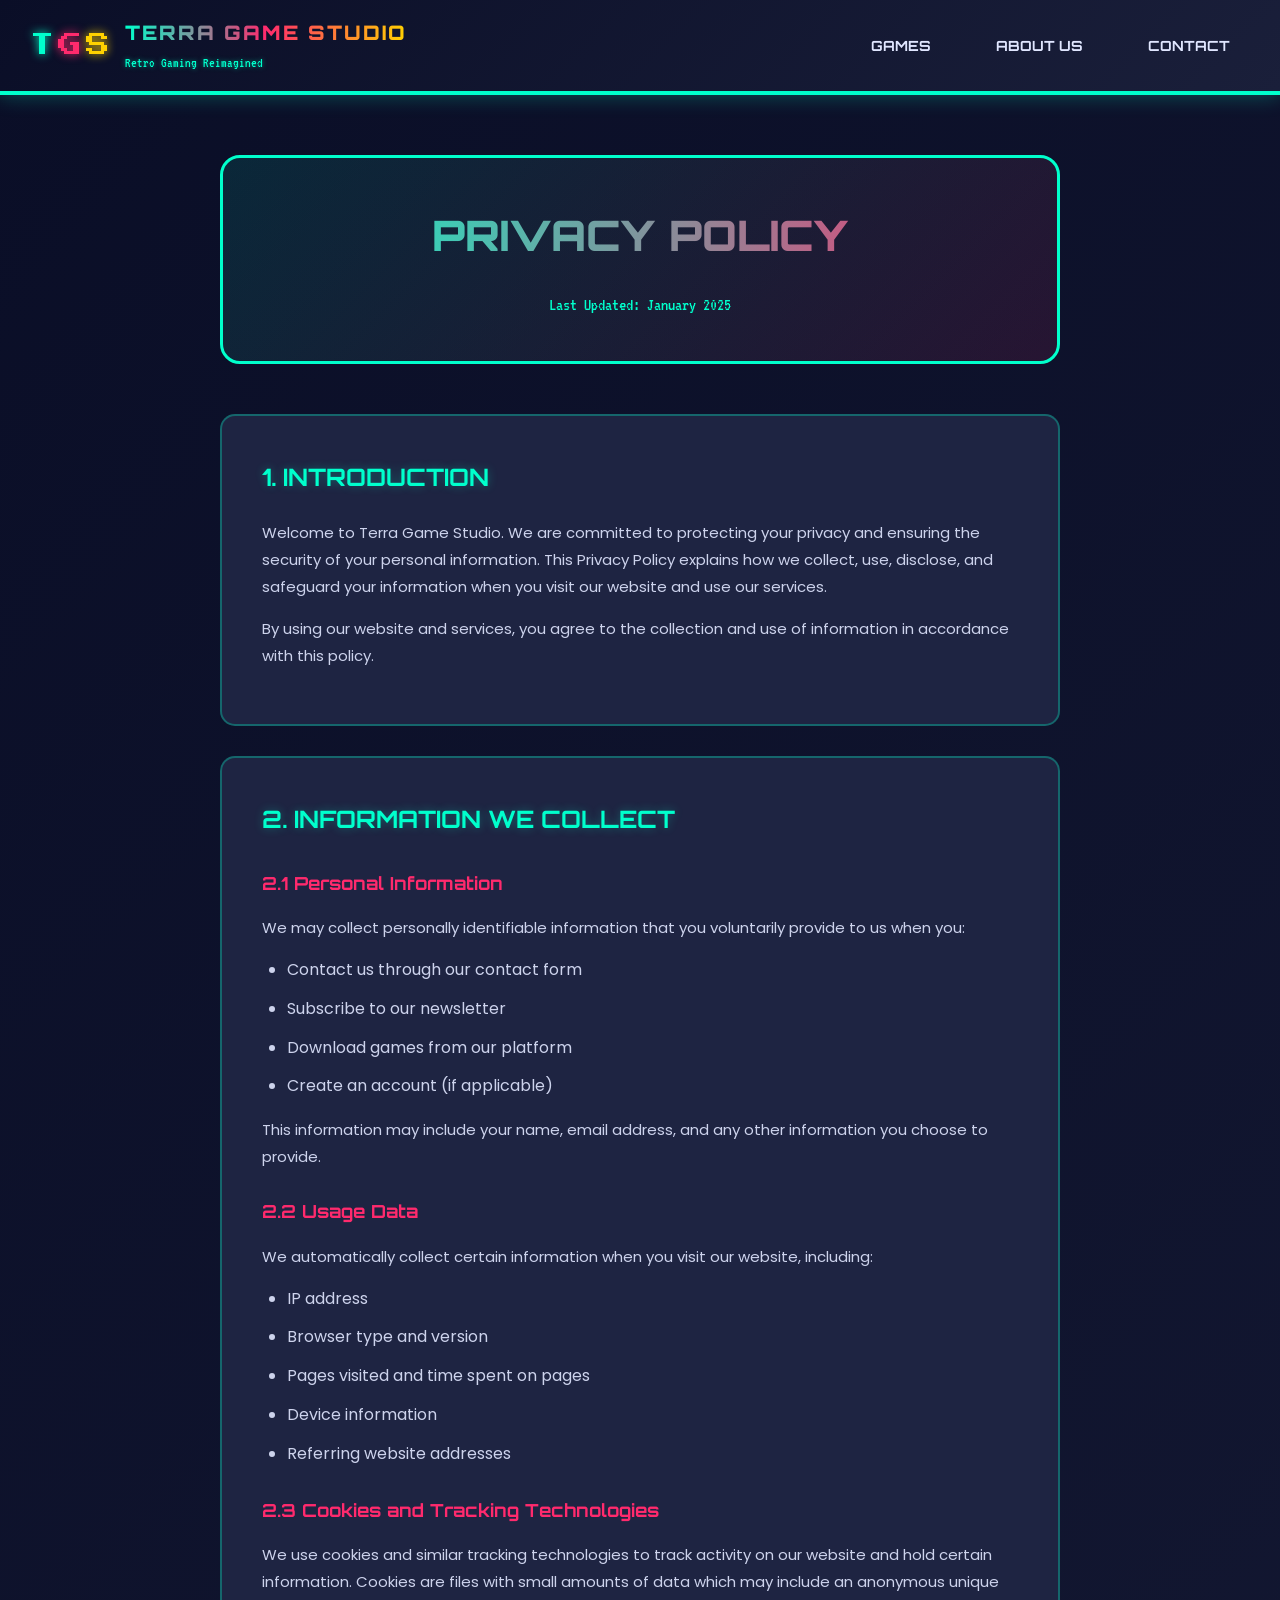
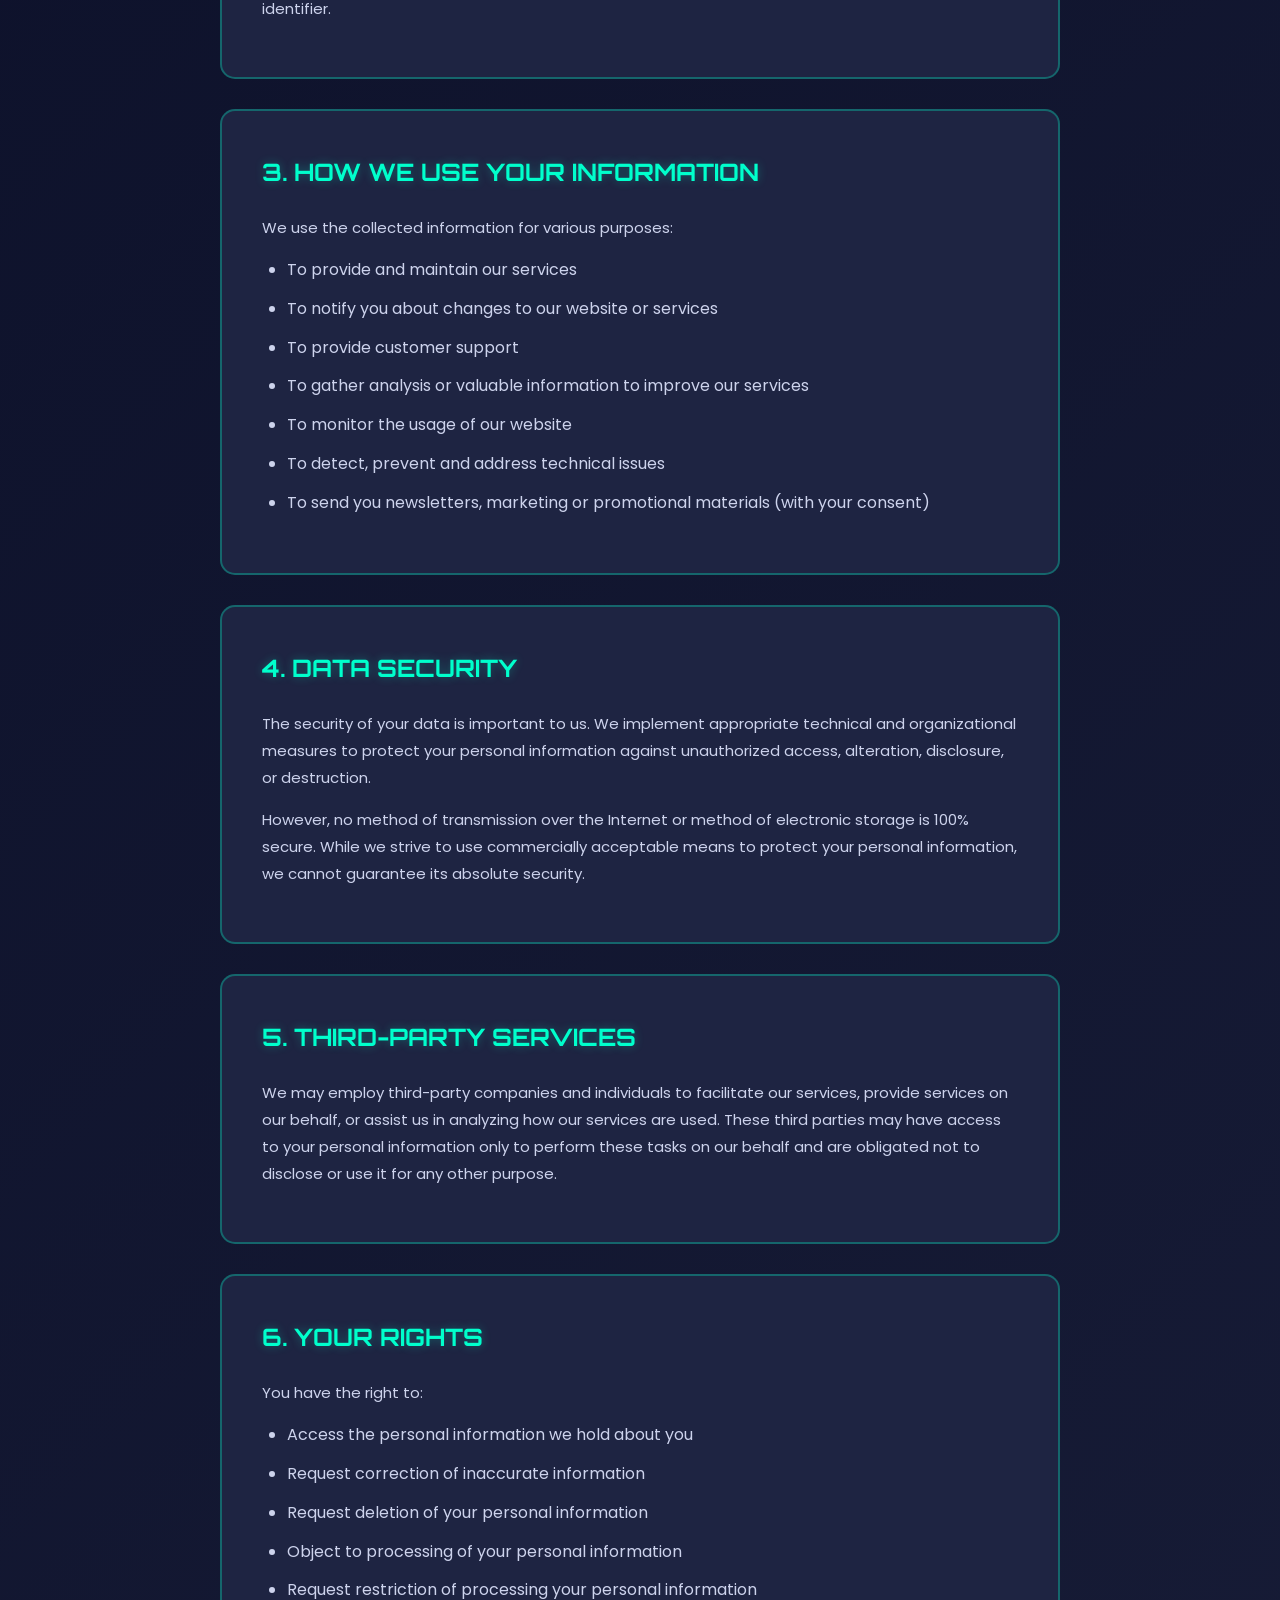
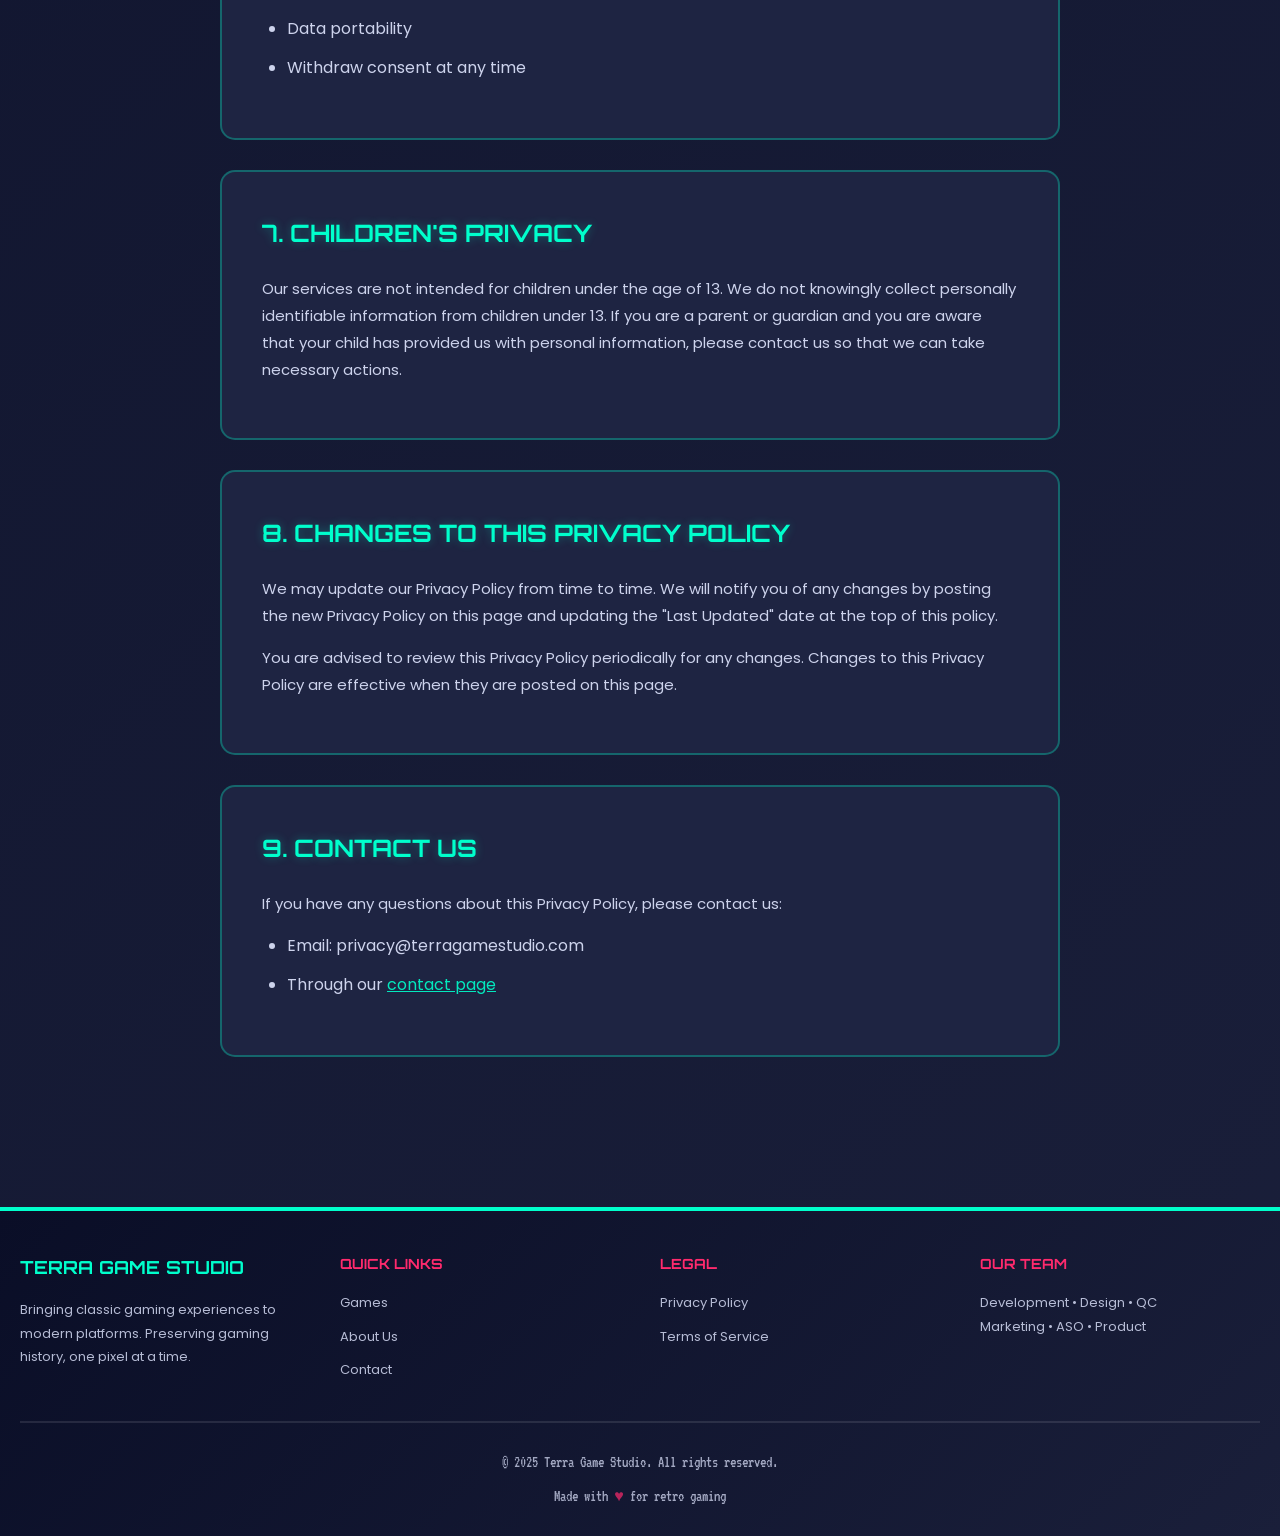
<file: privacy.html>
<!DOCTYPE html>
<html lang="en">
<head>
    <meta charset="UTF-8">
    <meta name="viewport" content="width=device-width, initial-scale=1.0">
    <meta http-equiv="Cache-Control" content="no-cache, no-store, must-revalidate">
    <meta http-equiv="Pragma" content="no-cache">
    <meta http-equiv="Expires" content="0">
    <title>Privacy Policy - Terra Game Studio</title>
    <link href="https://fonts.googleapis.com/css2?family=Poppins:wght@400;600&display=swap" rel="stylesheet">
    <link href="https://fonts.googleapis.com/css2?family=Press+Start+2P&display=swap" rel="stylesheet">
    <link href="https://fonts.googleapis.com/css2?family=VT323&family=Orbitron:wght@400;700;900&display=swap" rel="stylesheet">
    <style>
        :root {
            --color-bg: #0a0e27;
            --color-bg-secondary: #1a1f3a;
            --color-text: #e0e6ff;
            --color-accent: #00ffcc;
            --color-accent2: #ff2a6d;
            --color-accent3: #ffd100;
            --color-card: #1e2442;
        }

        * {
            margin: 0;
            padding: 0;
            box-sizing: border-box;
        }

        body {
            font-family: 'Poppins', sans-serif;
            background: linear-gradient(135deg, #0a0e27 0%, #1a1f3a 100%);
            color: var(--color-text);
            min-height: 100vh;
            line-height: 1.8;
        }

        .main-header {
            background: linear-gradient(135deg, #0a0e27 0%, #1a1f3a 100%);
            border-bottom: 4px solid var(--color-accent);
            box-shadow: 0 0 20px rgba(0, 255, 204, 0.3);
            position: sticky;
            top: 0;
            z-index: 2000;
        }

        .header-container {
            max-width: 1400px;
            margin: 0 auto;
            padding: 15px 30px;
            display: flex;
            align-items: center;
            justify-content: space-between;
        }

        .logo-section {
            display: flex;
            align-items: center;
            gap: 15px;
        }

        .logo-pixel {
            display: flex;
            gap: 4px;
            font-family: 'Press Start 2P', monospace;
            font-size: 24px;
        }

        .logo-pixel span {
            animation: glow-pulse 2s ease-in-out infinite;
        }

        .pixel-t { color: var(--color-accent); text-shadow: 0 0 10px var(--color-accent); }
        .pixel-g { color: var(--color-accent2); text-shadow: 0 0 10px var(--color-accent2); animation-delay: 0.3s; }
        .pixel-s { color: var(--color-accent3); text-shadow: 0 0 10px var(--color-accent3); animation-delay: 0.6s; }

        @keyframes glow-pulse {
            0%, 100% { opacity: 1; }
            50% { opacity: 0.8; }
        }

        .logo-text h1 {
            font-family: 'Orbitron', monospace;
            font-size: 20px;
            font-weight: 900;
            background: linear-gradient(90deg, var(--color-accent), var(--color-accent2), var(--color-accent3));
            -webkit-background-clip: text;
            -webkit-text-fill-color: transparent;
            text-transform: uppercase;
            letter-spacing: 2px;
        }

        .logo-text .tagline {
            font-family: 'VT323', monospace;
            font-size: 14px;
            color: var(--color-accent);
            text-shadow: 0 0 5px rgba(0, 255, 204, 0.5);
        }

        .main-nav {
            display: flex;
            gap: 25px;
        }

        .nav-link {
            font-family: 'Orbitron', sans-serif;
            font-size: 14px;
            font-weight: 700;
            color: var(--color-text);
            text-decoration: none;
            padding: 10px 20px;
            transition: all 0.3s ease;
            text-transform: uppercase;
        }

        .nav-link:hover {
            color: var(--color-accent);
            text-shadow: 0 0 10px var(--color-accent);
        }

        .mobile-menu-btn {
            display: none;
        }

        .mobile-nav {
            display: none;
        }

        .container {
            max-width: 900px;
            margin: 0 auto;
            padding: 60px 30px;
        }

        .page-header {
            text-align: center;
            padding: 40px 20px;
            background: linear-gradient(135deg, rgba(0, 255, 204, 0.1) 0%, rgba(255, 42, 109, 0.1) 100%);
            border-radius: 20px;
            border: 3px solid var(--color-accent);
            margin-bottom: 50px;
        }

        .page-header h1 {
            font-family: 'Orbitron', monospace;
            font-size: 42px;
            font-weight: 900;
            background: linear-gradient(90deg, var(--color-accent), var(--color-accent2));
            -webkit-background-clip: text;
            -webkit-text-fill-color: transparent;
            text-transform: uppercase;
            margin-bottom: 15px;
        }

        .page-header p {
            font-family: 'VT323', monospace;
            font-size: 18px;
            color: var(--color-accent);
        }

        .content-section {
            background: var(--color-card);
            border: 2px solid rgba(0, 255, 204, 0.3);
            border-radius: 15px;
            padding: 40px;
            margin-bottom: 30px;
        }

        .content-section h2 {
            font-family: 'Orbitron', sans-serif;
            font-size: 24px;
            color: var(--color-accent);
            margin-bottom: 20px;
            text-transform: uppercase;
            text-shadow: 0 0 10px rgba(0, 255, 204, 0.3);
        }

        .content-section h3 {
            font-family: 'Orbitron', sans-serif;
            font-size: 18px;
            color: var(--color-accent2);
            margin: 25px 0 15px;
        }

        .content-section p {
            font-size: 15px;
            line-height: 1.8;
            margin-bottom: 15px;
            opacity: 0.9;
        }

        .content-section ul {
            margin: 15px 0 15px 25px;
        }

        .content-section li {
            margin-bottom: 10px;
            opacity: 0.9;
        }

        .main-footer {
            background: linear-gradient(135deg, #0a0e27 0%, #1a1f3a 100%);
            border-top: 4px solid var(--color-accent);
            margin-top: 60px;
            padding: 40px 20px 20px;
        }

        .footer-container {
            max-width: 1400px;
            margin: 0 auto;
            display: grid;
            grid-template-columns: repeat(auto-fit, minmax(250px, 1fr));
            gap: 40px;
            padding-bottom: 30px;
            border-bottom: 2px solid rgba(255, 255, 255, 0.1);
        }

        .footer-section h3 {
            font-family: 'Orbitron', monospace;
            font-size: 18px;
            color: var(--color-accent);
            margin-bottom: 15px;
            text-transform: uppercase;
        }

        .footer-section h4 {
            font-family: 'Orbitron', sans-serif;
            font-size: 14px;
            color: var(--color-accent2);
            margin-bottom: 15px;
            text-transform: uppercase;
        }

        .footer-section p {
            font-size: 13px;
            opacity: 0.8;
        }

        .footer-section a {
            display: block;
            font-size: 13px;
            color: var(--color-text);
            text-decoration: none;
            margin-bottom: 10px;
            transition: all 0.3s ease;
            opacity: 0.8;
        }

        .footer-section a:hover {
            color: var(--color-accent);
            padding-left: 10px;
        }

        .footer-bottom {
            max-width: 1400px;
            margin: 0 auto;
            padding-top: 20px;
            text-align: center;
        }

        .footer-bottom p {
            font-family: 'VT323', monospace;
            font-size: 16px;
            margin: 5px 0;
            opacity: 0.7;
        }

        .pixel-love .heart {
            color: var(--color-accent2);
            animation: heartbeat 1.5s ease-in-out infinite;
        }

        @keyframes heartbeat {
            0%, 100% { transform: scale(1); }
            50% { transform: scale(1.2); }
        }

        @media (max-width: 768px) {
            .main-nav {
                display: none;
            }

            .page-header h1 {
                font-size: 28px;
            }

            .content-section {
                padding: 25px;
            }

            .container {
                padding: 40px 20px;
            }

            .footer-container {
                grid-template-columns: 1fr;
            }
        }
    </style>
</head>
<body>
    <header class="main-header">
        <div class="header-container">
            <div class="logo-section">
                <div class="logo-pixel">
                    <span class="pixel-t">T</span><span class="pixel-g">G</span><span class="pixel-s">S</span>
                </div>
                <div class="logo-text">
                    <h1>TERRA GAME STUDIO</h1>
                    <p class="tagline">Retro Gaming Reimagined</p>
                </div>
            </div>
            <nav class="main-nav">
                <a href="index.html" class="nav-link">Games</a>
                <a href="about.html" class="nav-link">About Us</a>
                <a href="contact.html" class="nav-link">Contact</a>
            </nav>
        </div>
    </header>

    <div class="container">
        <div class="page-header">
            <h1>PRIVACY POLICY</h1>
            <p>Last Updated: January 2025</p>
        </div>

        <div class="content-section">
            <h2>1. Introduction</h2>
            <p>
                Welcome to Terra Game Studio. We are committed to protecting your privacy and ensuring the security of your personal information.
                This Privacy Policy explains how we collect, use, disclose, and safeguard your information when you visit our website and use our services.
            </p>
            <p>
                By using our website and services, you agree to the collection and use of information in accordance with this policy.
            </p>
        </div>

        <div class="content-section">
            <h2>2. Information We Collect</h2>

            <h3>2.1 Personal Information</h3>
            <p>We may collect personally identifiable information that you voluntarily provide to us when you:</p>
            <ul>
                <li>Contact us through our contact form</li>
                <li>Subscribe to our newsletter</li>
                <li>Download games from our platform</li>
                <li>Create an account (if applicable)</li>
            </ul>
            <p>This information may include your name, email address, and any other information you choose to provide.</p>

            <h3>2.2 Usage Data</h3>
            <p>We automatically collect certain information when you visit our website, including:</p>
            <ul>
                <li>IP address</li>
                <li>Browser type and version</li>
                <li>Pages visited and time spent on pages</li>
                <li>Device information</li>
                <li>Referring website addresses</li>
            </ul>

            <h3>2.3 Cookies and Tracking Technologies</h3>
            <p>
                We use cookies and similar tracking technologies to track activity on our website and hold certain information.
                Cookies are files with small amounts of data which may include an anonymous unique identifier.
            </p>
        </div>

        <div class="content-section">
            <h2>3. How We Use Your Information</h2>
            <p>We use the collected information for various purposes:</p>
            <ul>
                <li>To provide and maintain our services</li>
                <li>To notify you about changes to our website or services</li>
                <li>To provide customer support</li>
                <li>To gather analysis or valuable information to improve our services</li>
                <li>To monitor the usage of our website</li>
                <li>To detect, prevent and address technical issues</li>
                <li>To send you newsletters, marketing or promotional materials (with your consent)</li>
            </ul>
        </div>

        <div class="content-section">
            <h2>4. Data Security</h2>
            <p>
                The security of your data is important to us. We implement appropriate technical and organizational measures to protect
                your personal information against unauthorized access, alteration, disclosure, or destruction.
            </p>
            <p>
                However, no method of transmission over the Internet or method of electronic storage is 100% secure. While we strive to
                use commercially acceptable means to protect your personal information, we cannot guarantee its absolute security.
            </p>
        </div>

        <div class="content-section">
            <h2>5. Third-Party Services</h2>
            <p>
                We may employ third-party companies and individuals to facilitate our services, provide services on our behalf,
                or assist us in analyzing how our services are used. These third parties may have access to your personal information
                only to perform these tasks on our behalf and are obligated not to disclose or use it for any other purpose.
            </p>
        </div>

        <div class="content-section">
            <h2>6. Your Rights</h2>
            <p>You have the right to:</p>
            <ul>
                <li>Access the personal information we hold about you</li>
                <li>Request correction of inaccurate information</li>
                <li>Request deletion of your personal information</li>
                <li>Object to processing of your personal information</li>
                <li>Request restriction of processing your personal information</li>
                <li>Data portability</li>
                <li>Withdraw consent at any time</li>
            </ul>
        </div>

        <div class="content-section">
            <h2>7. Children's Privacy</h2>
            <p>
                Our services are not intended for children under the age of 13. We do not knowingly collect personally identifiable
                information from children under 13. If you are a parent or guardian and you are aware that your child has provided us
                with personal information, please contact us so that we can take necessary actions.
            </p>
        </div>

        <div class="content-section">
            <h2>8. Changes to This Privacy Policy</h2>
            <p>
                We may update our Privacy Policy from time to time. We will notify you of any changes by posting the new Privacy Policy
                on this page and updating the "Last Updated" date at the top of this policy.
            </p>
            <p>
                You are advised to review this Privacy Policy periodically for any changes. Changes to this Privacy Policy are effective
                when they are posted on this page.
            </p>
        </div>

        <div class="content-section">
            <h2>9. Contact Us</h2>
            <p>If you have any questions about this Privacy Policy, please contact us:</p>
            <ul>
                <li>Email: privacy@terragamestudio.com</li>
                <li>Through our <a href="contact.html" style="color: var(--color-accent); text-decoration: underline;">contact page</a></li>
            </ul>
        </div>
    </div>

    <footer class="main-footer">
        <div class="footer-container">
            <div class="footer-section">
                <h3>TERRA GAME STUDIO</h3>
                <p>Bringing classic gaming experiences to modern platforms. Preserving gaming history, one pixel at a time.</p>
            </div>
            <div class="footer-section">
                <h4>Quick Links</h4>
                <a href="index.html">Games</a>
                <a href="about.html">About Us</a>
                <a href="contact.html">Contact</a>
            </div>
            <div class="footer-section">
                <h4>Legal</h4>
                <a href="privacy.html">Privacy Policy</a>
                <a href="terms.html">Terms of Service</a>
            </div>
            <div class="footer-section">
                <h4>Our Team</h4>
                <p>Development • Design • QC<br>Marketing • ASO • Product</p>
            </div>
        </div>
        <div class="footer-bottom">
            <p>&copy; 2025 Terra Game Studio. All rights reserved.</p>
            <p class="pixel-love">Made with <span class="heart">♥</span> for retro gaming</p>
        </div>
    </footer>
</body>
</html>
</file>
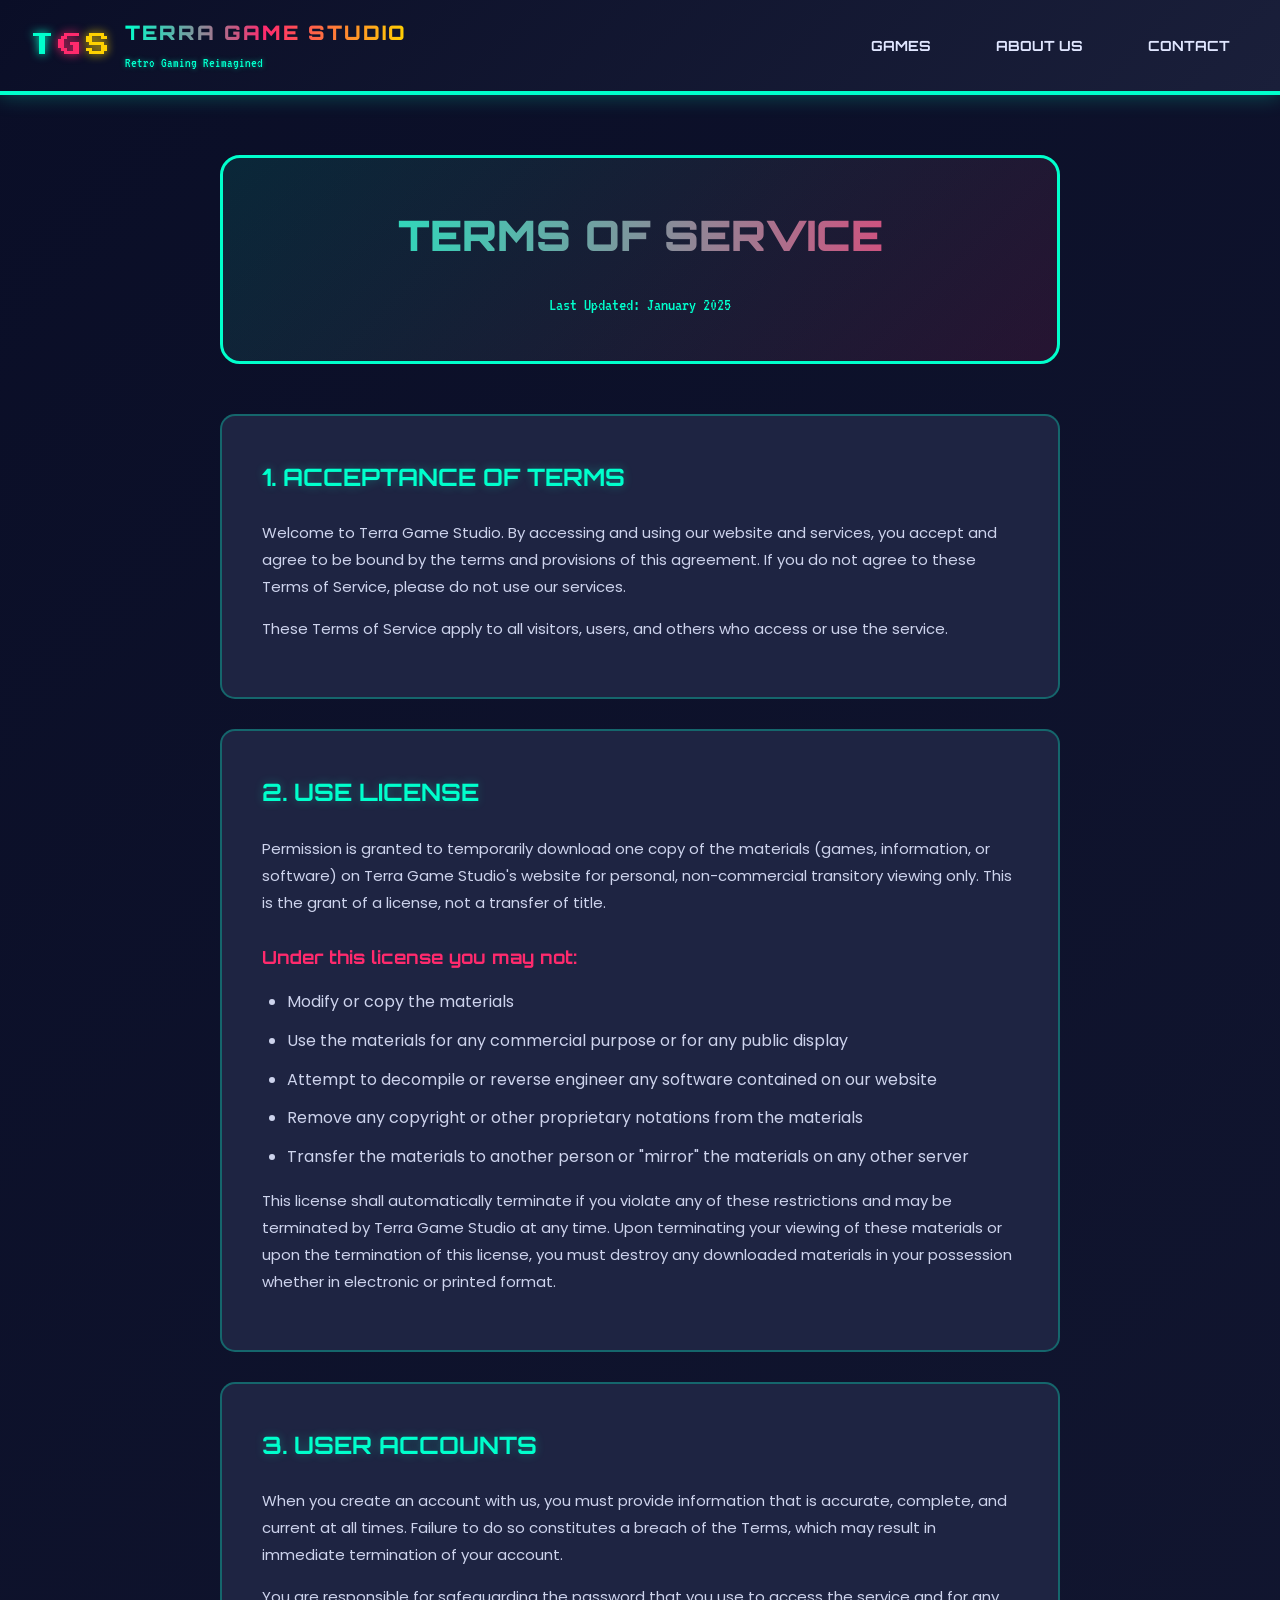
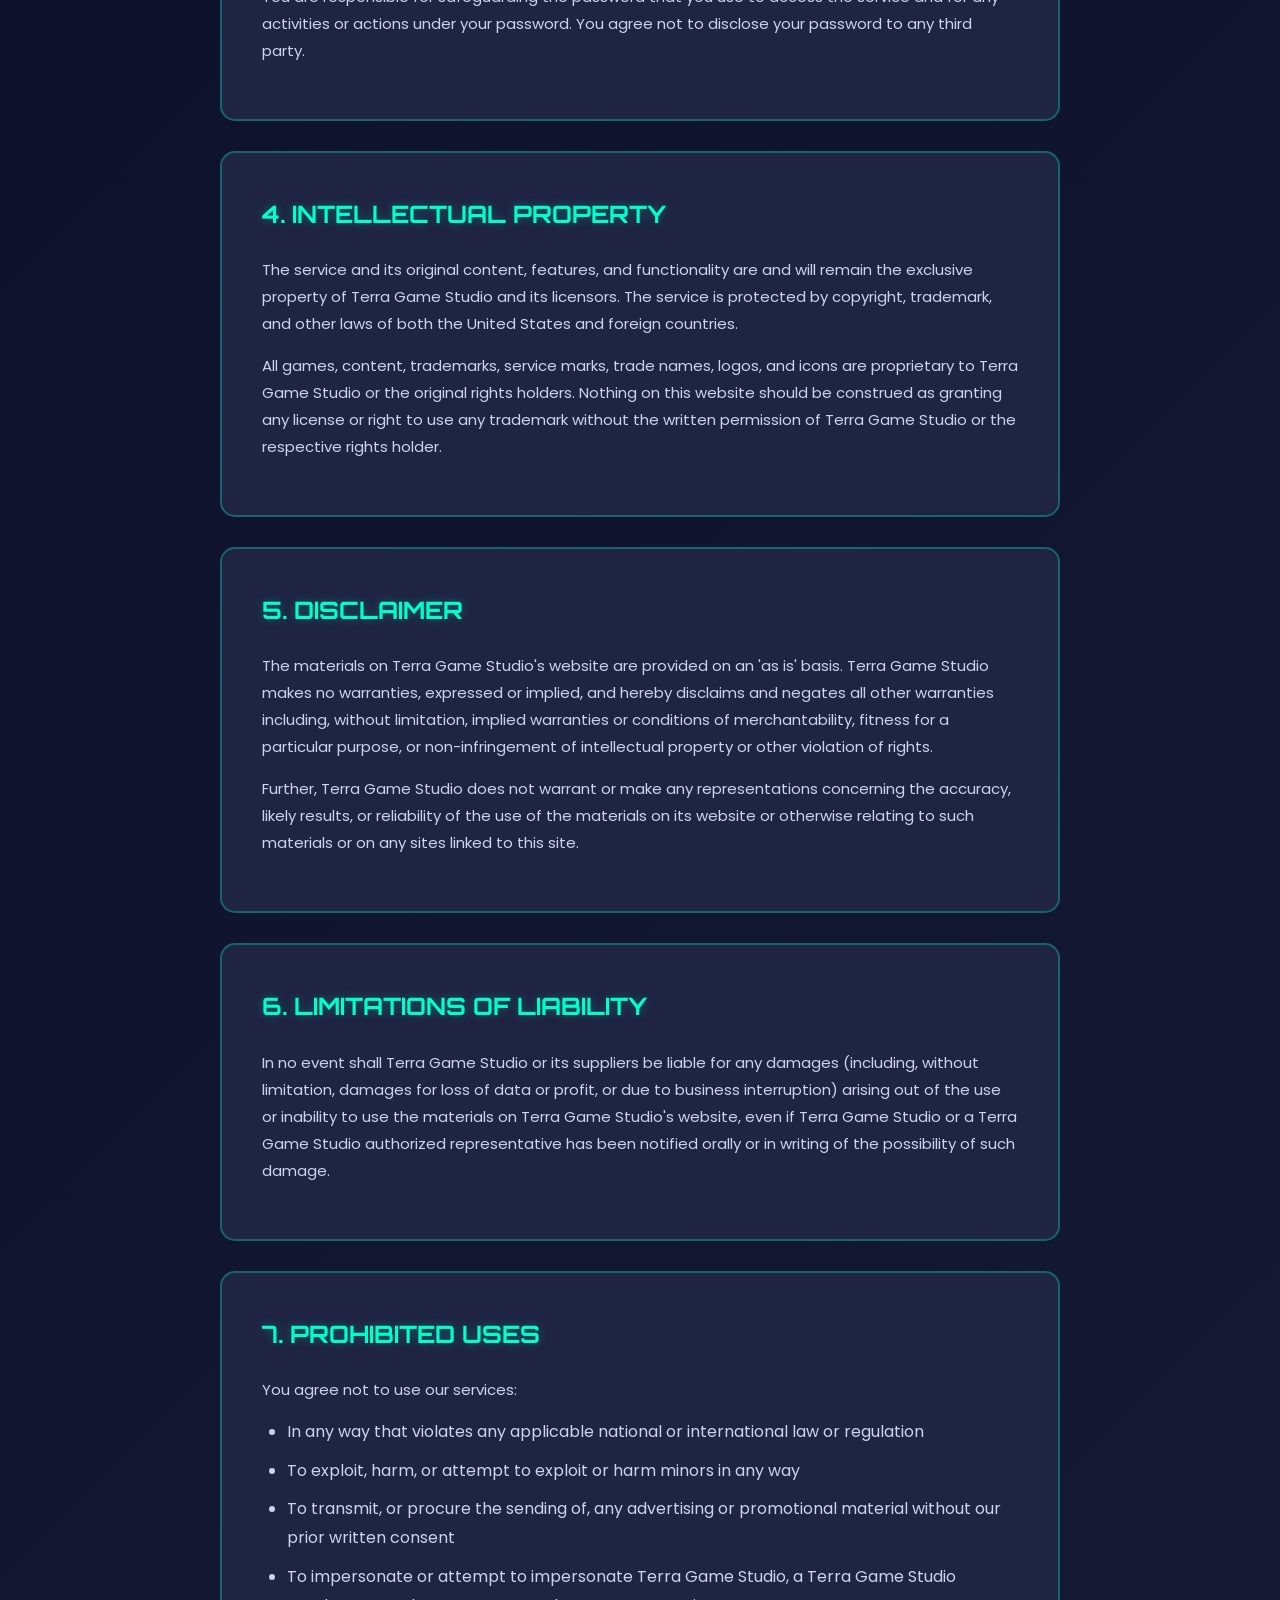
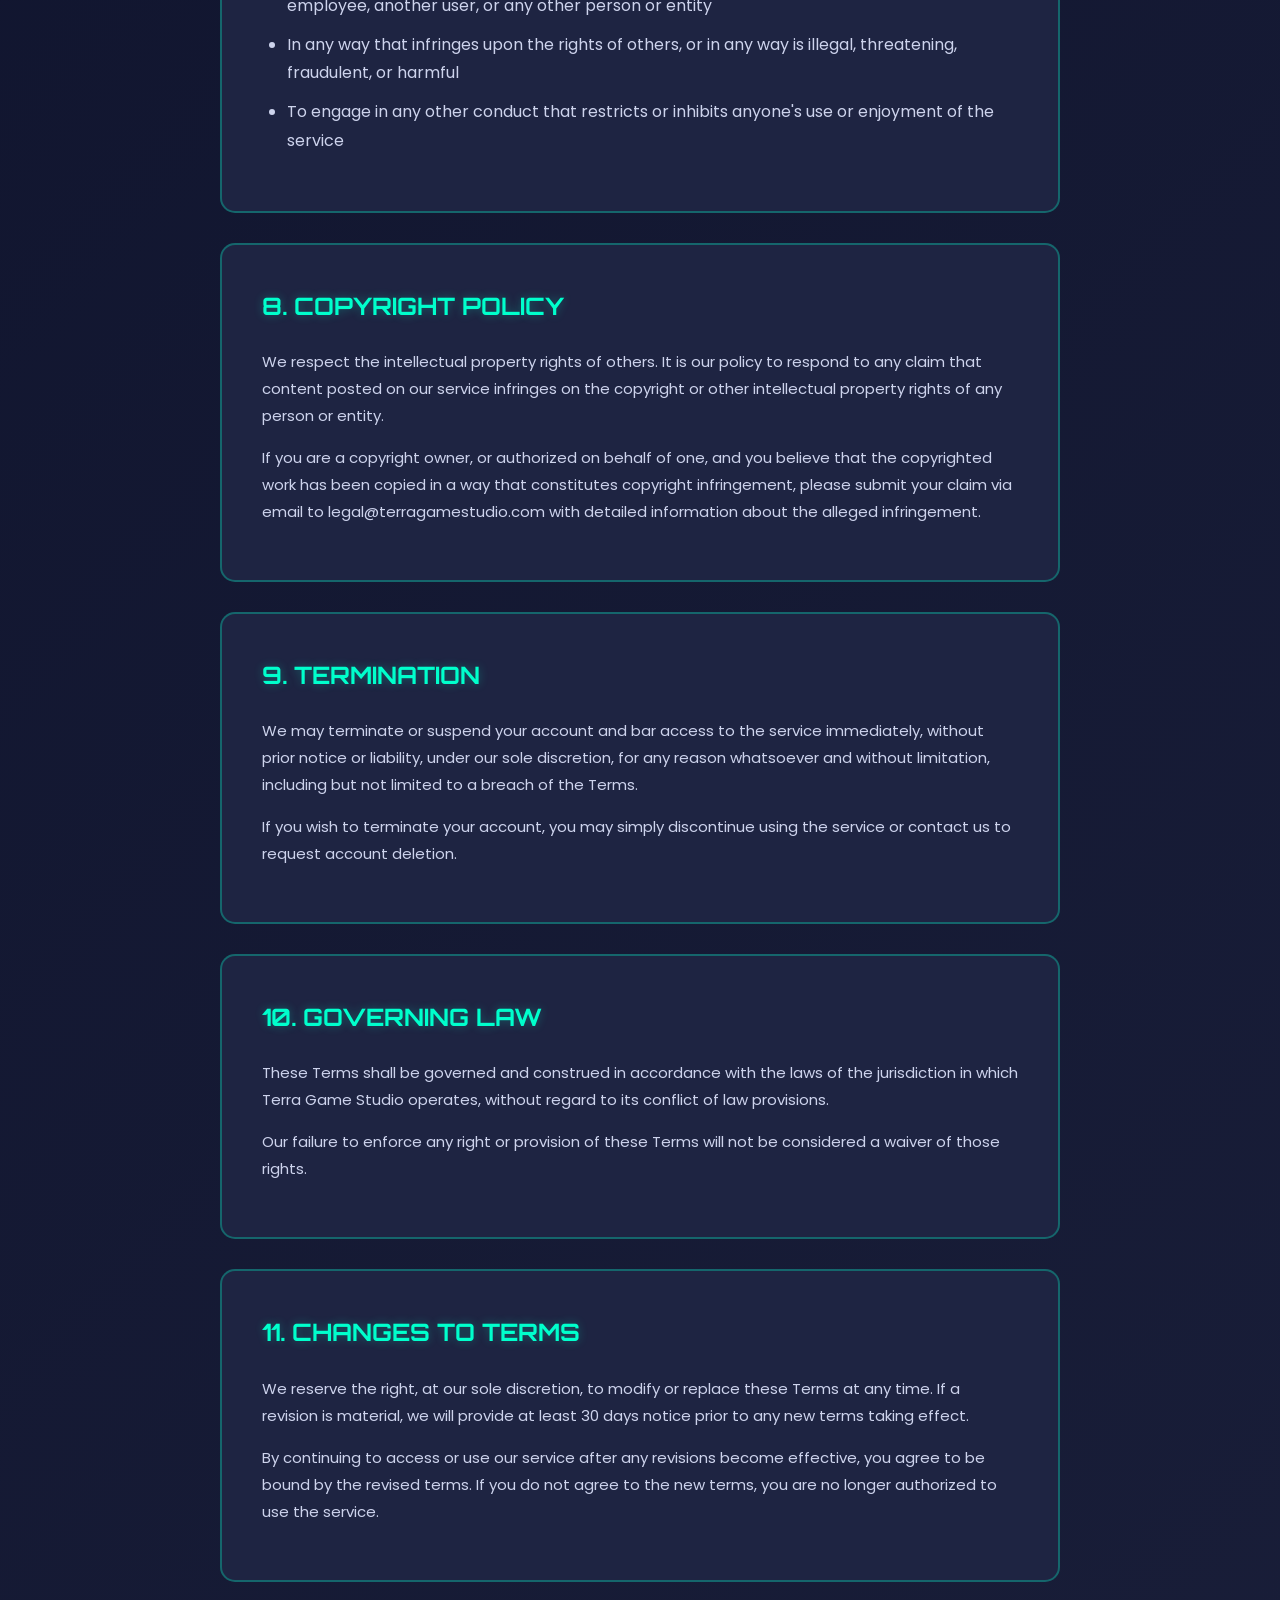
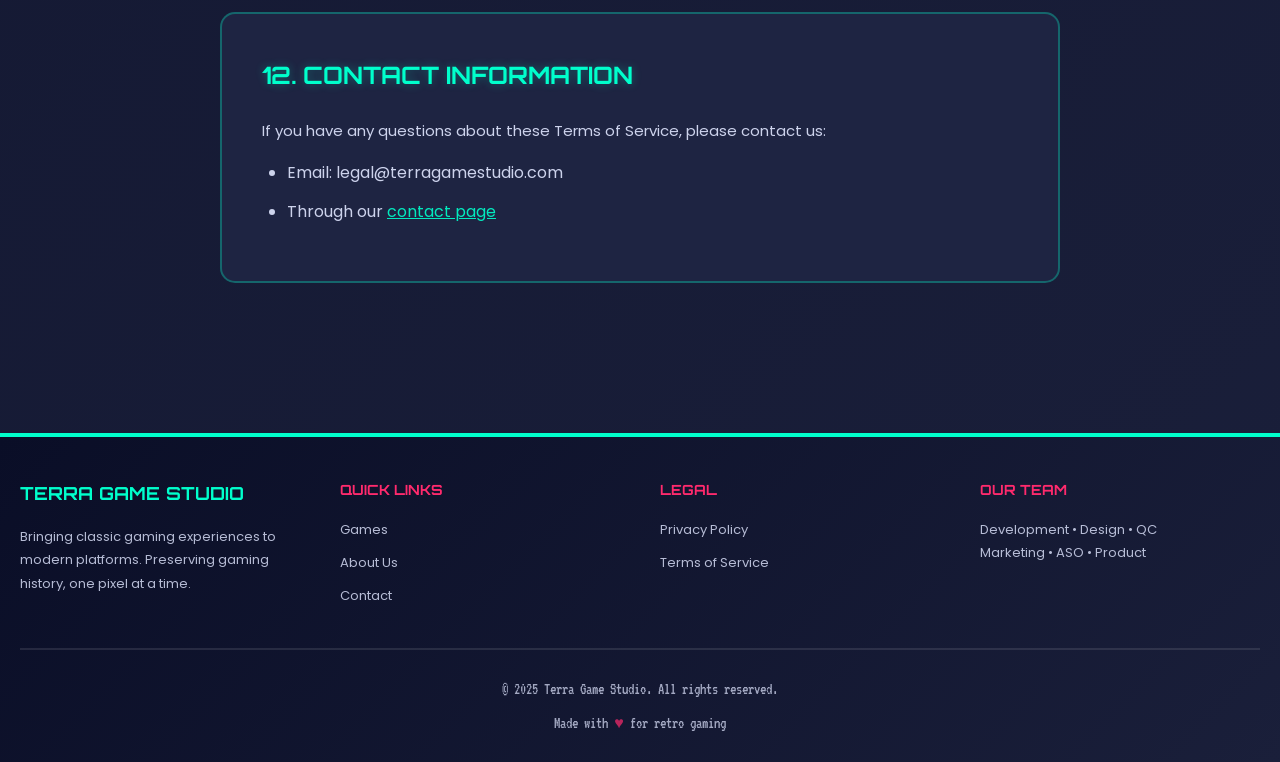
<file: terms.html>
<!DOCTYPE html>
<html lang="en">
<head>
    <meta charset="UTF-8">
    <meta name="viewport" content="width=device-width, initial-scale=1.0">
    <meta http-equiv="Cache-Control" content="no-cache, no-store, must-revalidate">
    <meta http-equiv="Pragma" content="no-cache">
    <meta http-equiv="Expires" content="0">
    <title>Terms of Service - Terra Game Studio</title>
    <link href="https://fonts.googleapis.com/css2?family=Poppins:wght@400;600&display=swap" rel="stylesheet">
    <link href="https://fonts.googleapis.com/css2?family=Press+Start+2P&display=swap" rel="stylesheet">
    <link href="https://fonts.googleapis.com/css2?family=VT323&family=Orbitron:wght@400;700;900&display=swap" rel="stylesheet">
    <style>
        :root {
            --color-bg: #0a0e27;
            --color-bg-secondary: #1a1f3a;
            --color-text: #e0e6ff;
            --color-accent: #00ffcc;
            --color-accent2: #ff2a6d;
            --color-accent3: #ffd100;
            --color-card: #1e2442;
        }

        * {
            margin: 0;
            padding: 0;
            box-sizing: border-box;
        }

        body {
            font-family: 'Poppins', sans-serif;
            background: linear-gradient(135deg, #0a0e27 0%, #1a1f3a 100%);
            color: var(--color-text);
            min-height: 100vh;
            line-height: 1.8;
        }

        .main-header {
            background: linear-gradient(135deg, #0a0e27 0%, #1a1f3a 100%);
            border-bottom: 4px solid var(--color-accent);
            box-shadow: 0 0 20px rgba(0, 255, 204, 0.3);
            position: sticky;
            top: 0;
            z-index: 2000;
        }

        .header-container {
            max-width: 1400px;
            margin: 0 auto;
            padding: 15px 30px;
            display: flex;
            align-items: center;
            justify-content: space-between;
        }

        .logo-section {
            display: flex;
            align-items: center;
            gap: 15px;
        }

        .logo-pixel {
            display: flex;
            gap: 4px;
            font-family: 'Press Start 2P', monospace;
            font-size: 24px;
        }

        .logo-pixel span {
            animation: glow-pulse 2s ease-in-out infinite;
        }

        .pixel-t { color: var(--color-accent); text-shadow: 0 0 10px var(--color-accent); }
        .pixel-g { color: var(--color-accent2); text-shadow: 0 0 10px var(--color-accent2); animation-delay: 0.3s; }
        .pixel-s { color: var(--color-accent3); text-shadow: 0 0 10px var(--color-accent3); animation-delay: 0.6s; }

        @keyframes glow-pulse {
            0%, 100% { opacity: 1; }
            50% { opacity: 0.8; }
        }

        .logo-text h1 {
            font-family: 'Orbitron', monospace;
            font-size: 20px;
            font-weight: 900;
            background: linear-gradient(90deg, var(--color-accent), var(--color-accent2), var(--color-accent3));
            -webkit-background-clip: text;
            -webkit-text-fill-color: transparent;
            text-transform: uppercase;
            letter-spacing: 2px;
        }

        .logo-text .tagline {
            font-family: 'VT323', monospace;
            font-size: 14px;
            color: var(--color-accent);
            text-shadow: 0 0 5px rgba(0, 255, 204, 0.5);
        }

        .main-nav {
            display: flex;
            gap: 25px;
        }

        .nav-link {
            font-family: 'Orbitron', sans-serif;
            font-size: 14px;
            font-weight: 700;
            color: var(--color-text);
            text-decoration: none;
            padding: 10px 20px;
            transition: all 0.3s ease;
            text-transform: uppercase;
        }

        .nav-link:hover {
            color: var(--color-accent);
            text-shadow: 0 0 10px var(--color-accent);
        }

        .container {
            max-width: 900px;
            margin: 0 auto;
            padding: 60px 30px;
        }

        .page-header {
            text-align: center;
            padding: 40px 20px;
            background: linear-gradient(135deg, rgba(0, 255, 204, 0.1) 0%, rgba(255, 42, 109, 0.1) 100%);
            border-radius: 20px;
            border: 3px solid var(--color-accent);
            margin-bottom: 50px;
        }

        .page-header h1 {
            font-family: 'Orbitron', monospace;
            font-size: 42px;
            font-weight: 900;
            background: linear-gradient(90deg, var(--color-accent), var(--color-accent2));
            -webkit-background-clip: text;
            -webkit-text-fill-color: transparent;
            text-transform: uppercase;
            margin-bottom: 15px;
        }

        .page-header p {
            font-family: 'VT323', monospace;
            font-size: 18px;
            color: var(--color-accent);
        }

        .content-section {
            background: var(--color-card);
            border: 2px solid rgba(0, 255, 204, 0.3);
            border-radius: 15px;
            padding: 40px;
            margin-bottom: 30px;
        }

        .content-section h2 {
            font-family: 'Orbitron', sans-serif;
            font-size: 24px;
            color: var(--color-accent);
            margin-bottom: 20px;
            text-transform: uppercase;
            text-shadow: 0 0 10px rgba(0, 255, 204, 0.3);
        }

        .content-section h3 {
            font-family: 'Orbitron', sans-serif;
            font-size: 18px;
            color: var(--color-accent2);
            margin: 25px 0 15px;
        }

        .content-section p {
            font-size: 15px;
            line-height: 1.8;
            margin-bottom: 15px;
            opacity: 0.9;
        }

        .content-section ul {
            margin: 15px 0 15px 25px;
        }

        .content-section li {
            margin-bottom: 10px;
            opacity: 0.9;
        }

        .main-footer {
            background: linear-gradient(135deg, #0a0e27 0%, #1a1f3a 100%);
            border-top: 4px solid var(--color-accent);
            margin-top: 60px;
            padding: 40px 20px 20px;
        }

        .footer-container {
            max-width: 1400px;
            margin: 0 auto;
            display: grid;
            grid-template-columns: repeat(auto-fit, minmax(250px, 1fr));
            gap: 40px;
            padding-bottom: 30px;
            border-bottom: 2px solid rgba(255, 255, 255, 0.1);
        }

        .footer-section h3 {
            font-family: 'Orbitron', monospace;
            font-size: 18px;
            color: var(--color-accent);
            margin-bottom: 15px;
            text-transform: uppercase;
        }

        .footer-section h4 {
            font-family: 'Orbitron', sans-serif;
            font-size: 14px;
            color: var(--color-accent2);
            margin-bottom: 15px;
            text-transform: uppercase;
        }

        .footer-section p {
            font-size: 13px;
            opacity: 0.8;
        }

        .footer-section a {
            display: block;
            font-size: 13px;
            color: var(--color-text);
            text-decoration: none;
            margin-bottom: 10px;
            transition: all 0.3s ease;
            opacity: 0.8;
        }

        .footer-section a:hover {
            color: var(--color-accent);
            padding-left: 10px;
        }

        .footer-bottom {
            max-width: 1400px;
            margin: 0 auto;
            padding-top: 20px;
            text-align: center;
        }

        .footer-bottom p {
            font-family: 'VT323', monospace;
            font-size: 16px;
            margin: 5px 0;
            opacity: 0.7;
        }

        .pixel-love .heart {
            color: var(--color-accent2);
            animation: heartbeat 1.5s ease-in-out infinite;
        }

        @keyframes heartbeat {
            0%, 100% { transform: scale(1); }
            50% { transform: scale(1.2); }
        }

        @media (max-width: 768px) {
            .main-nav {
                display: none;
            }

            .page-header h1 {
                font-size: 28px;
            }

            .content-section {
                padding: 25px;
            }

            .container {
                padding: 40px 20px;
            }

            .footer-container {
                grid-template-columns: 1fr;
            }
        }
    </style>
</head>
<body>
    <header class="main-header">
        <div class="header-container">
            <div class="logo-section">
                <div class="logo-pixel">
                    <span class="pixel-t">T</span><span class="pixel-g">G</span><span class="pixel-s">S</span>
                </div>
                <div class="logo-text">
                    <h1>TERRA GAME STUDIO</h1>
                    <p class="tagline">Retro Gaming Reimagined</p>
                </div>
            </div>
            <nav class="main-nav">
                <a href="index.html" class="nav-link">Games</a>
                <a href="about.html" class="nav-link">About Us</a>
                <a href="contact.html" class="nav-link">Contact</a>
            </nav>
        </div>
    </header>

    <div class="container">
        <div class="page-header">
            <h1>TERMS OF SERVICE</h1>
            <p>Last Updated: January 2025</p>
        </div>

        <div class="content-section">
            <h2>1. Acceptance of Terms</h2>
            <p>
                Welcome to Terra Game Studio. By accessing and using our website and services, you accept and agree to be bound by the terms
                and provisions of this agreement. If you do not agree to these Terms of Service, please do not use our services.
            </p>
            <p>
                These Terms of Service apply to all visitors, users, and others who access or use the service.
            </p>
        </div>

        <div class="content-section">
            <h2>2. Use License</h2>
            <p>
                Permission is granted to temporarily download one copy of the materials (games, information, or software) on Terra Game Studio's
                website for personal, non-commercial transitory viewing only. This is the grant of a license, not a transfer of title.
            </p>

            <h3>Under this license you may not:</h3>
            <ul>
                <li>Modify or copy the materials</li>
                <li>Use the materials for any commercial purpose or for any public display</li>
                <li>Attempt to decompile or reverse engineer any software contained on our website</li>
                <li>Remove any copyright or other proprietary notations from the materials</li>
                <li>Transfer the materials to another person or "mirror" the materials on any other server</li>
            </ul>

            <p>
                This license shall automatically terminate if you violate any of these restrictions and may be terminated by Terra Game Studio
                at any time. Upon terminating your viewing of these materials or upon the termination of this license, you must destroy any
                downloaded materials in your possession whether in electronic or printed format.
            </p>
        </div>

        <div class="content-section">
            <h2>3. User Accounts</h2>
            <p>
                When you create an account with us, you must provide information that is accurate, complete, and current at all times.
                Failure to do so constitutes a breach of the Terms, which may result in immediate termination of your account.
            </p>
            <p>
                You are responsible for safeguarding the password that you use to access the service and for any activities or actions
                under your password. You agree not to disclose your password to any third party.
            </p>
        </div>

        <div class="content-section">
            <h2>4. Intellectual Property</h2>
            <p>
                The service and its original content, features, and functionality are and will remain the exclusive property of Terra Game Studio
                and its licensors. The service is protected by copyright, trademark, and other laws of both the United States and foreign countries.
            </p>
            <p>
                All games, content, trademarks, service marks, trade names, logos, and icons are proprietary to Terra Game Studio or the original
                rights holders. Nothing on this website should be construed as granting any license or right to use any trademark without the
                written permission of Terra Game Studio or the respective rights holder.
            </p>
        </div>

        <div class="content-section">
            <h2>5. Disclaimer</h2>
            <p>
                The materials on Terra Game Studio's website are provided on an 'as is' basis. Terra Game Studio makes no warranties,
                expressed or implied, and hereby disclaims and negates all other warranties including, without limitation, implied warranties
                or conditions of merchantability, fitness for a particular purpose, or non-infringement of intellectual property or other
                violation of rights.
            </p>
            <p>
                Further, Terra Game Studio does not warrant or make any representations concerning the accuracy, likely results, or reliability
                of the use of the materials on its website or otherwise relating to such materials or on any sites linked to this site.
            </p>
        </div>

        <div class="content-section">
            <h2>6. Limitations of Liability</h2>
            <p>
                In no event shall Terra Game Studio or its suppliers be liable for any damages (including, without limitation, damages for
                loss of data or profit, or due to business interruption) arising out of the use or inability to use the materials on
                Terra Game Studio's website, even if Terra Game Studio or a Terra Game Studio authorized representative has been notified
                orally or in writing of the possibility of such damage.
            </p>
        </div>

        <div class="content-section">
            <h2>7. Prohibited Uses</h2>
            <p>You agree not to use our services:</p>
            <ul>
                <li>In any way that violates any applicable national or international law or regulation</li>
                <li>To exploit, harm, or attempt to exploit or harm minors in any way</li>
                <li>To transmit, or procure the sending of, any advertising or promotional material without our prior written consent</li>
                <li>To impersonate or attempt to impersonate Terra Game Studio, a Terra Game Studio employee, another user, or any other person or entity</li>
                <li>In any way that infringes upon the rights of others, or in any way is illegal, threatening, fraudulent, or harmful</li>
                <li>To engage in any other conduct that restricts or inhibits anyone's use or enjoyment of the service</li>
            </ul>
        </div>

        <div class="content-section">
            <h2>8. Copyright Policy</h2>
            <p>
                We respect the intellectual property rights of others. It is our policy to respond to any claim that content posted on
                our service infringes on the copyright or other intellectual property rights of any person or entity.
            </p>
            <p>
                If you are a copyright owner, or authorized on behalf of one, and you believe that the copyrighted work has been copied
                in a way that constitutes copyright infringement, please submit your claim via email to legal@terragamestudio.com with
                detailed information about the alleged infringement.
            </p>
        </div>

        <div class="content-section">
            <h2>9. Termination</h2>
            <p>
                We may terminate or suspend your account and bar access to the service immediately, without prior notice or liability,
                under our sole discretion, for any reason whatsoever and without limitation, including but not limited to a breach of the Terms.
            </p>
            <p>
                If you wish to terminate your account, you may simply discontinue using the service or contact us to request account deletion.
            </p>
        </div>

        <div class="content-section">
            <h2>10. Governing Law</h2>
            <p>
                These Terms shall be governed and construed in accordance with the laws of the jurisdiction in which Terra Game Studio operates,
                without regard to its conflict of law provisions.
            </p>
            <p>
                Our failure to enforce any right or provision of these Terms will not be considered a waiver of those rights.
            </p>
        </div>

        <div class="content-section">
            <h2>11. Changes to Terms</h2>
            <p>
                We reserve the right, at our sole discretion, to modify or replace these Terms at any time. If a revision is material,
                we will provide at least 30 days notice prior to any new terms taking effect.
            </p>
            <p>
                By continuing to access or use our service after any revisions become effective, you agree to be bound by the revised terms.
                If you do not agree to the new terms, you are no longer authorized to use the service.
            </p>
        </div>

        <div class="content-section">
            <h2>12. Contact Information</h2>
            <p>If you have any questions about these Terms of Service, please contact us:</p>
            <ul>
                <li>Email: legal@terragamestudio.com</li>
                <li>Through our <a href="contact.html" style="color: var(--color-accent); text-decoration: underline;">contact page</a></li>
            </ul>
        </div>
    </div>

    <footer class="main-footer">
        <div class="footer-container">
            <div class="footer-section">
                <h3>TERRA GAME STUDIO</h3>
                <p>Bringing classic gaming experiences to modern platforms. Preserving gaming history, one pixel at a time.</p>
            </div>
            <div class="footer-section">
                <h4>Quick Links</h4>
                <a href="index.html">Games</a>
                <a href="about.html">About Us</a>
                <a href="contact.html">Contact</a>
            </div>
            <div class="footer-section">
                <h4>Legal</h4>
                <a href="privacy.html">Privacy Policy</a>
                <a href="terms.html">Terms of Service</a>
            </div>
            <div class="footer-section">
                <h4>Our Team</h4>
                <p>Development • Design • QC<br>Marketing • ASO • Product</p>
            </div>
        </div>
        <div class="footer-bottom">
            <p>&copy; 2025 Terra Game Studio. All rights reserved.</p>
            <p class="pixel-love">Made with <span class="heart">♥</span> for retro gaming</p>
        </div>
    </footer>
</body>
</html>
</file>
